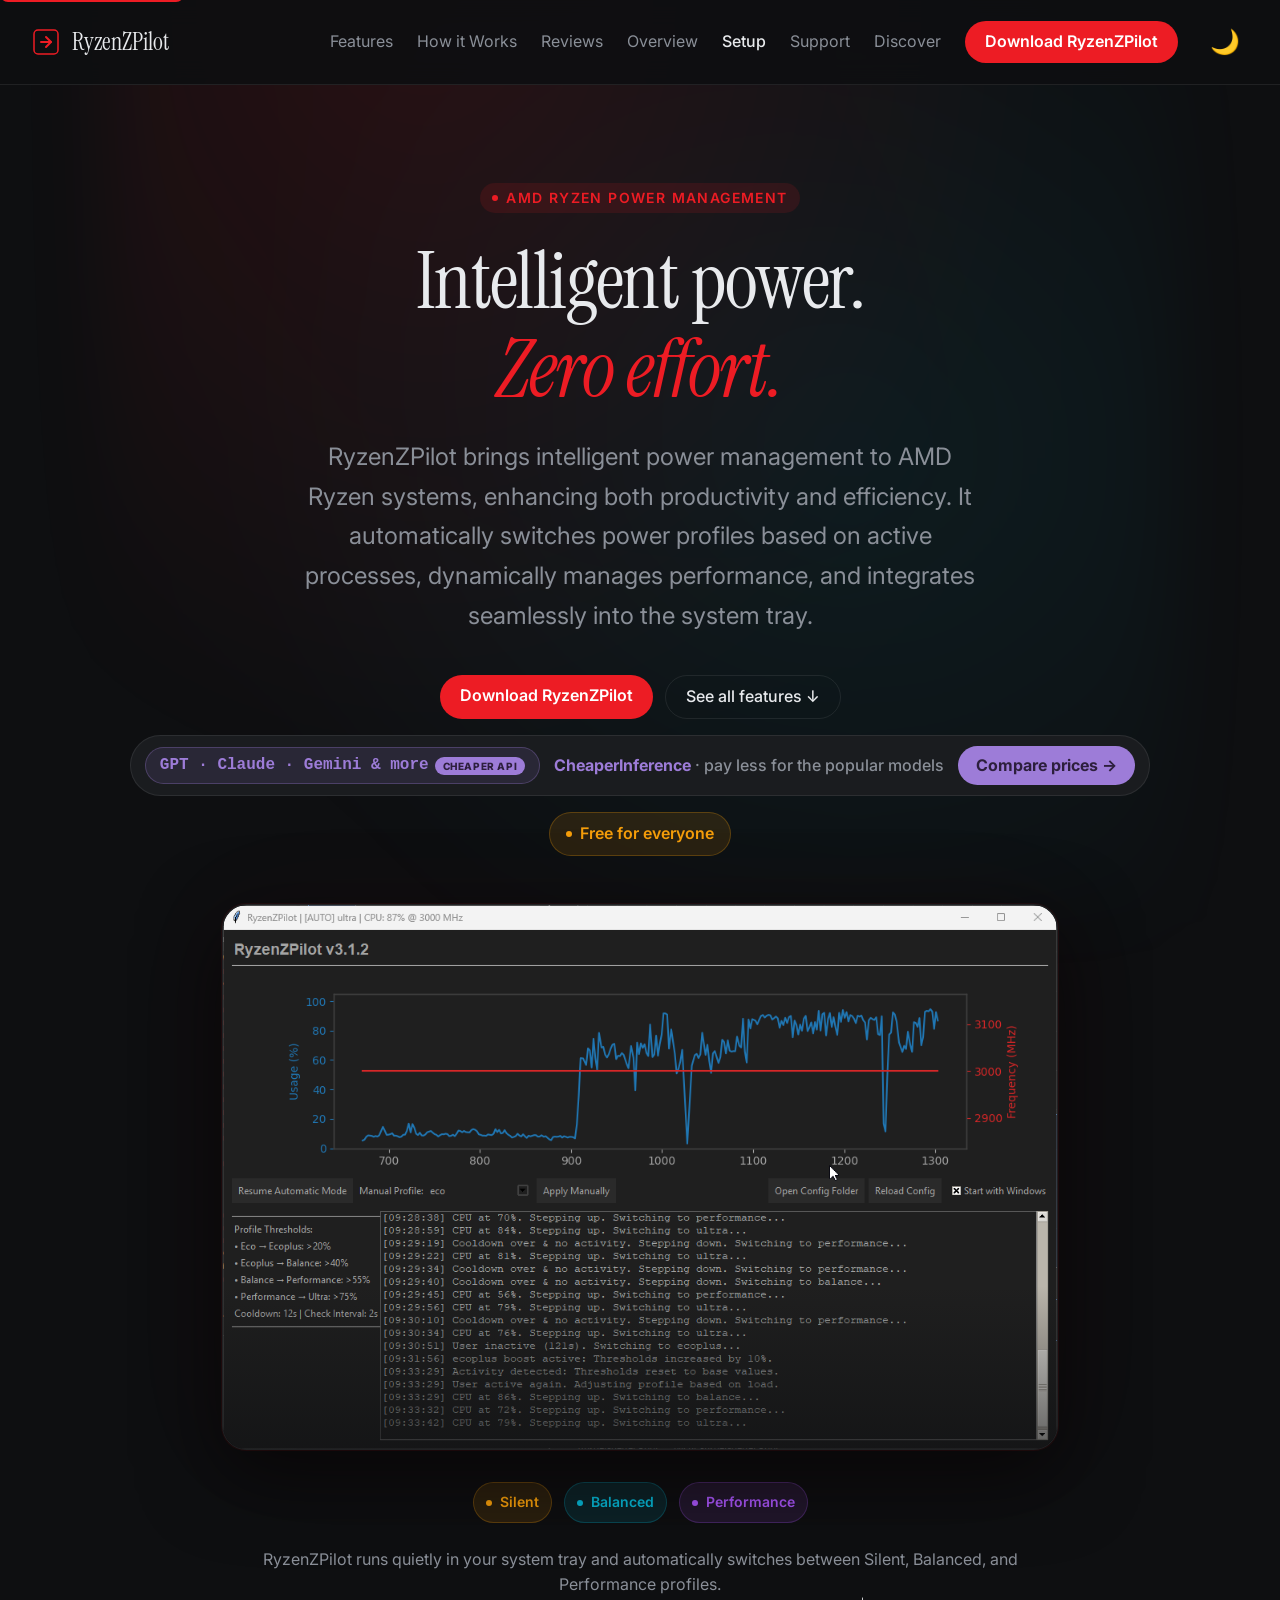
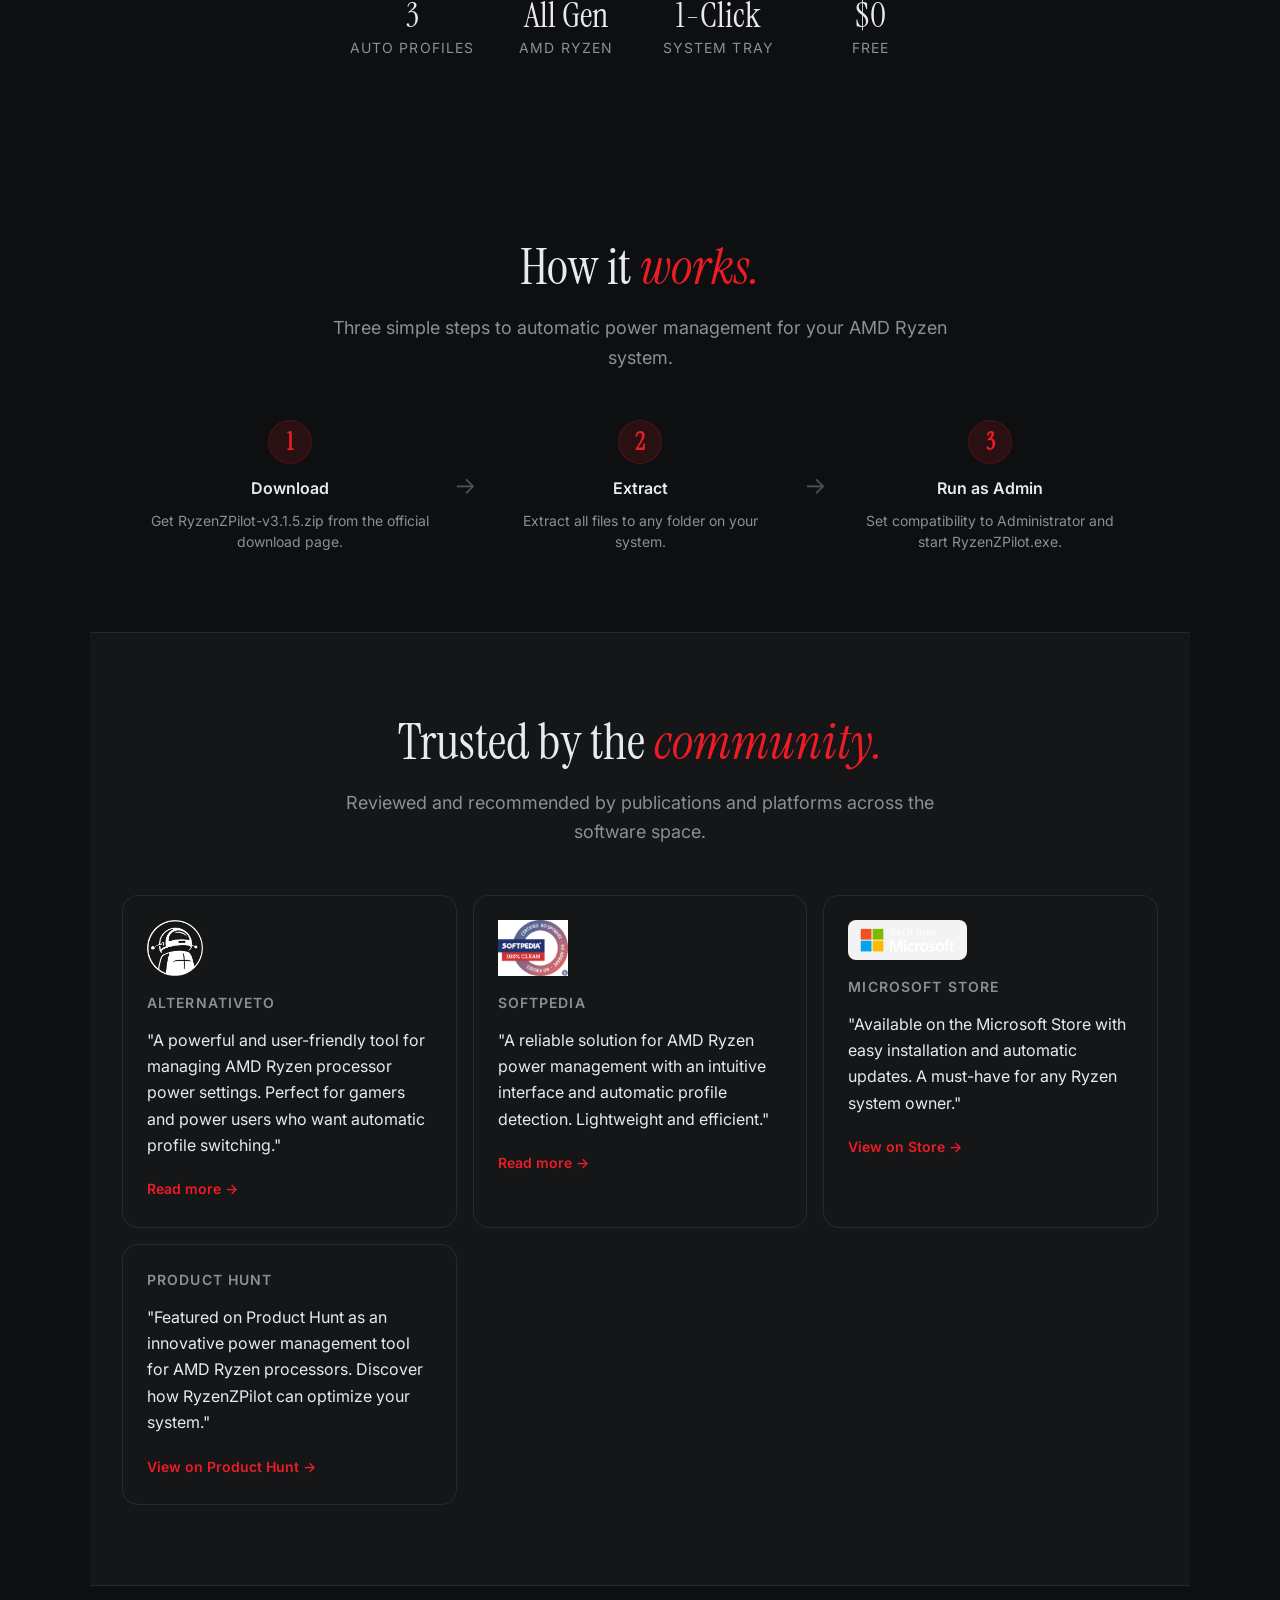
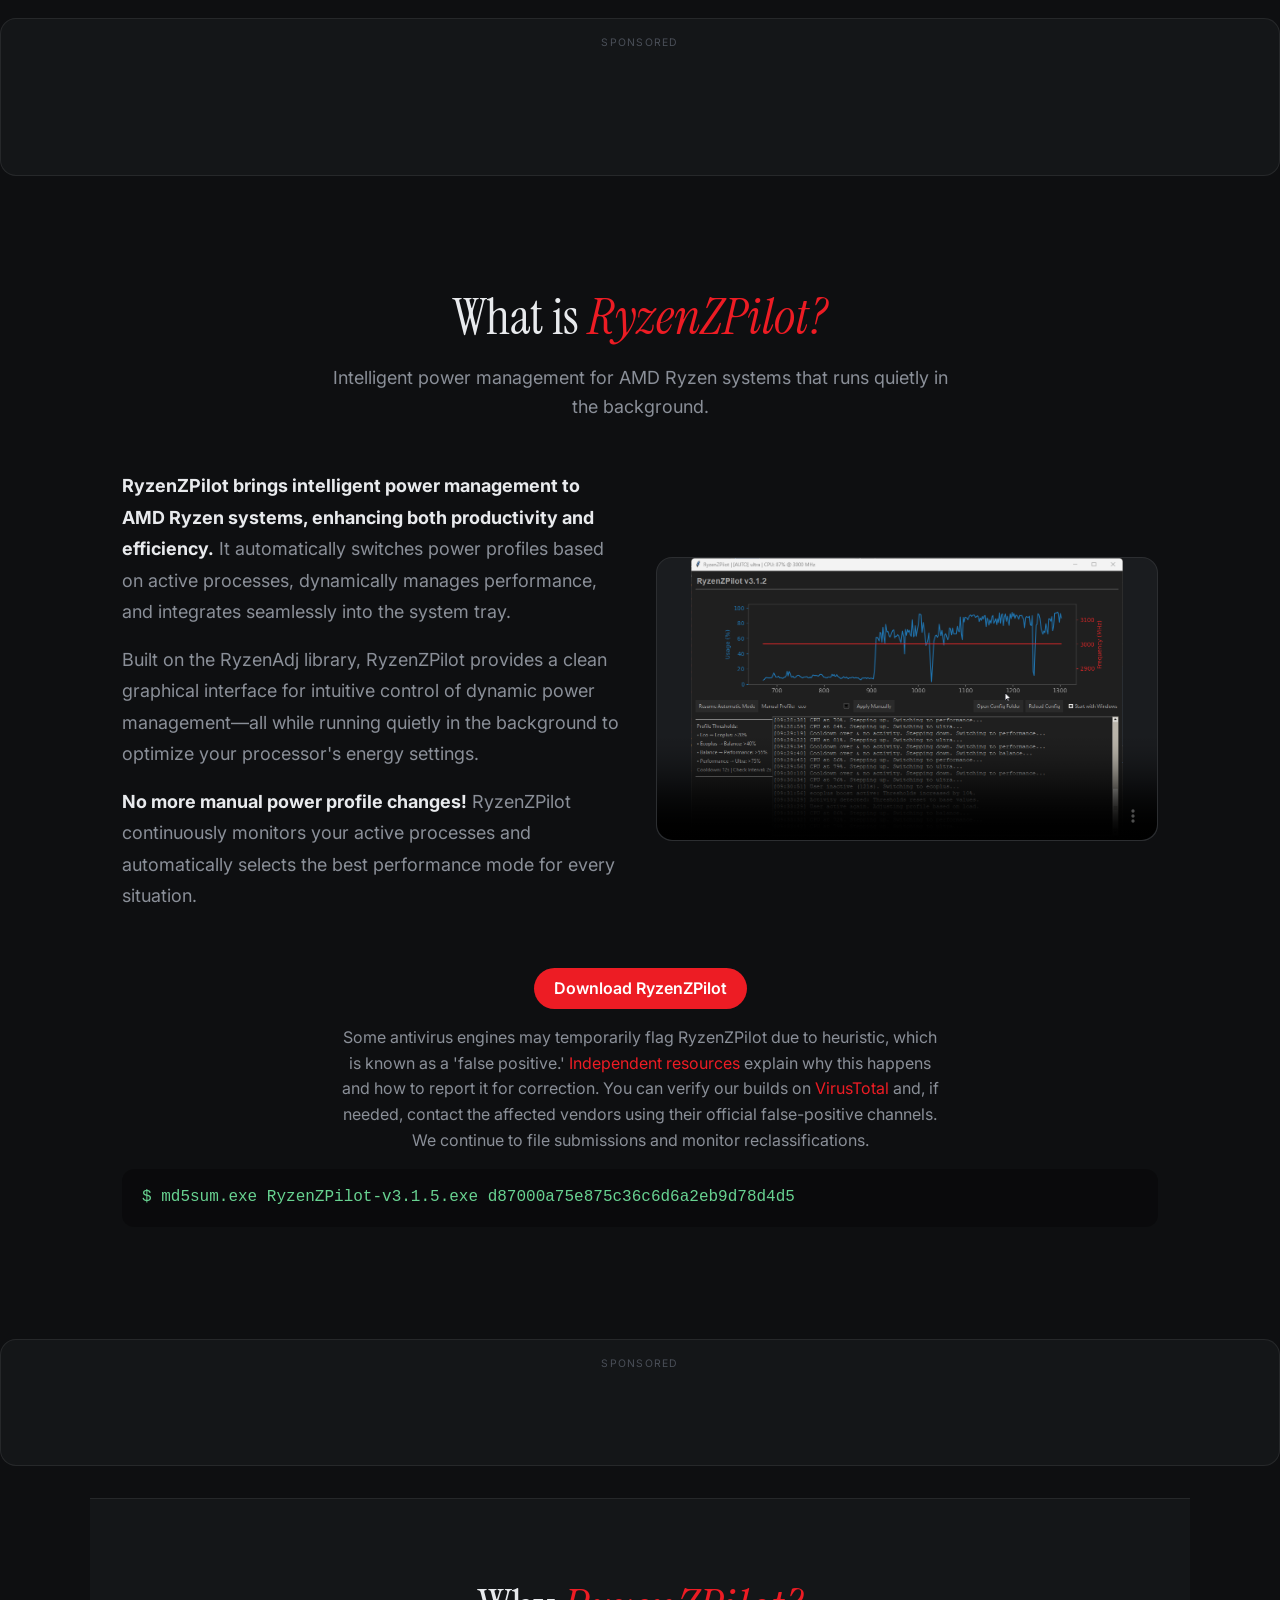
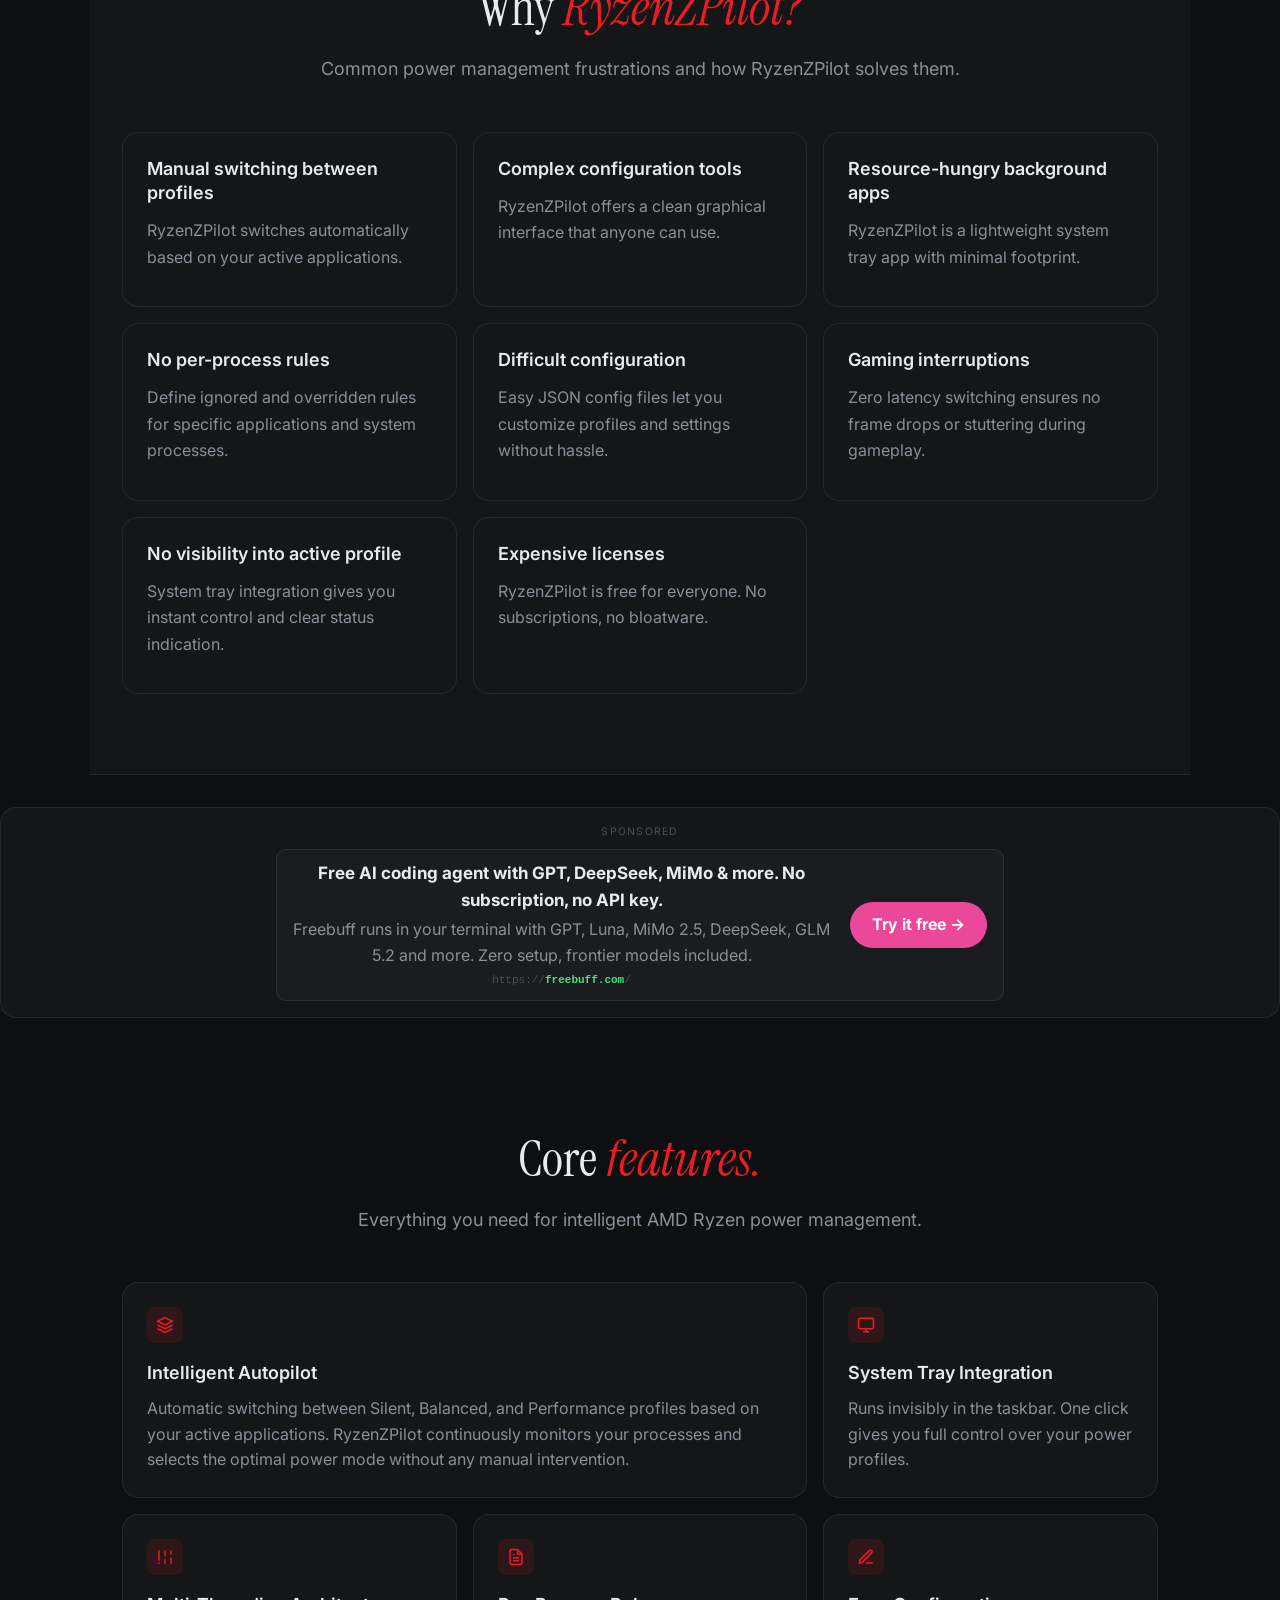
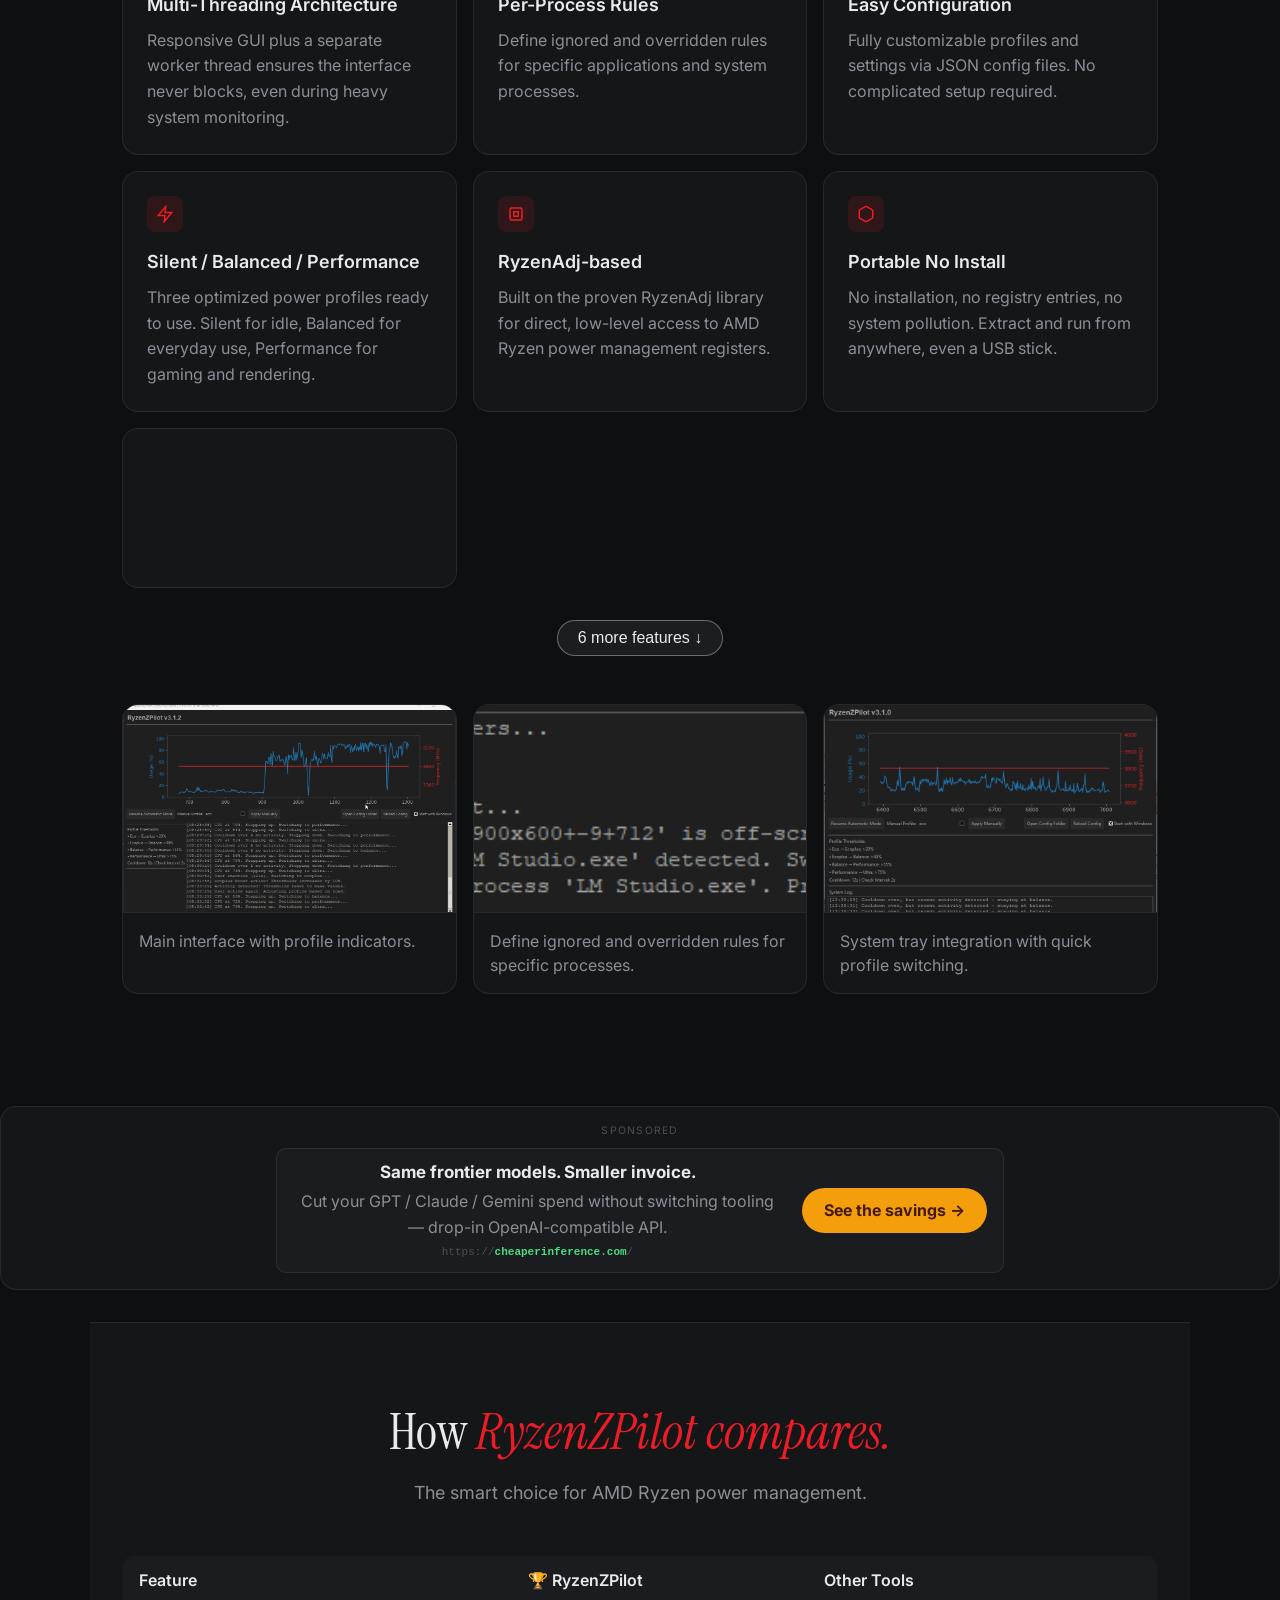
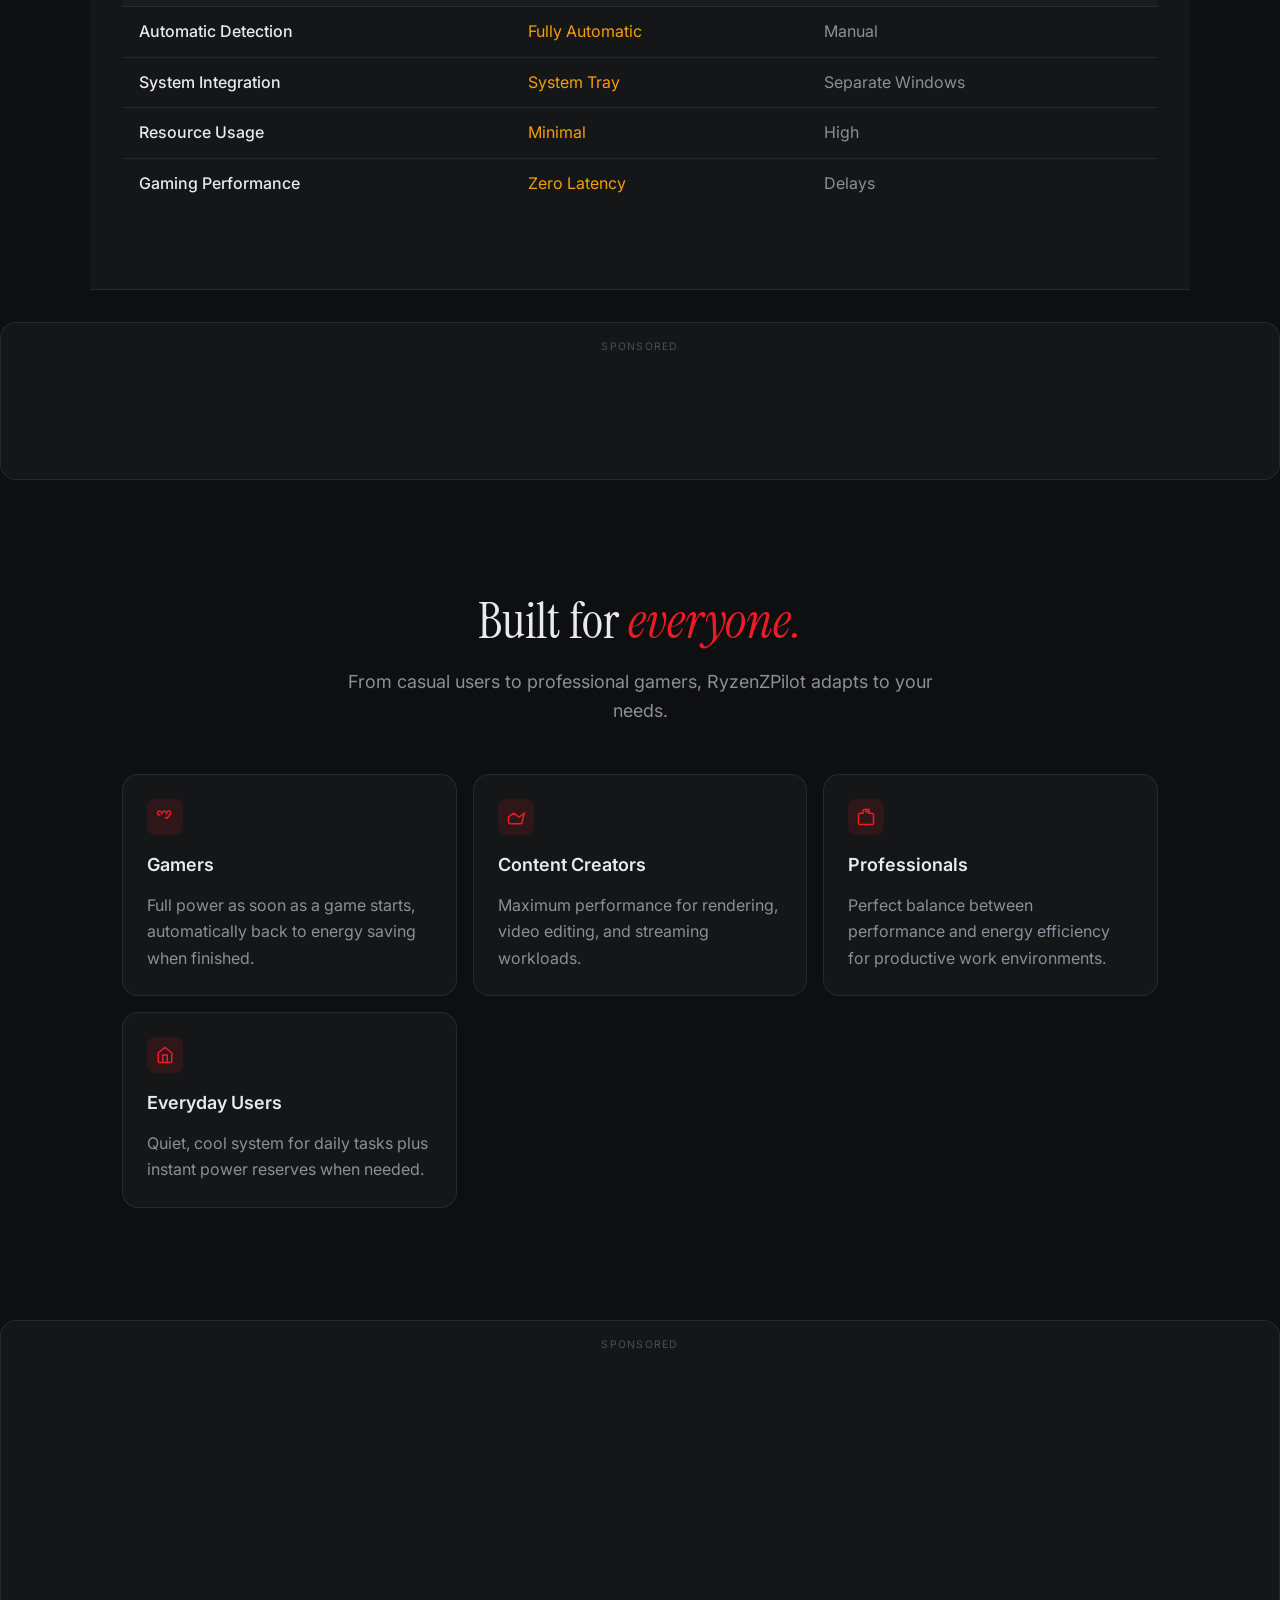
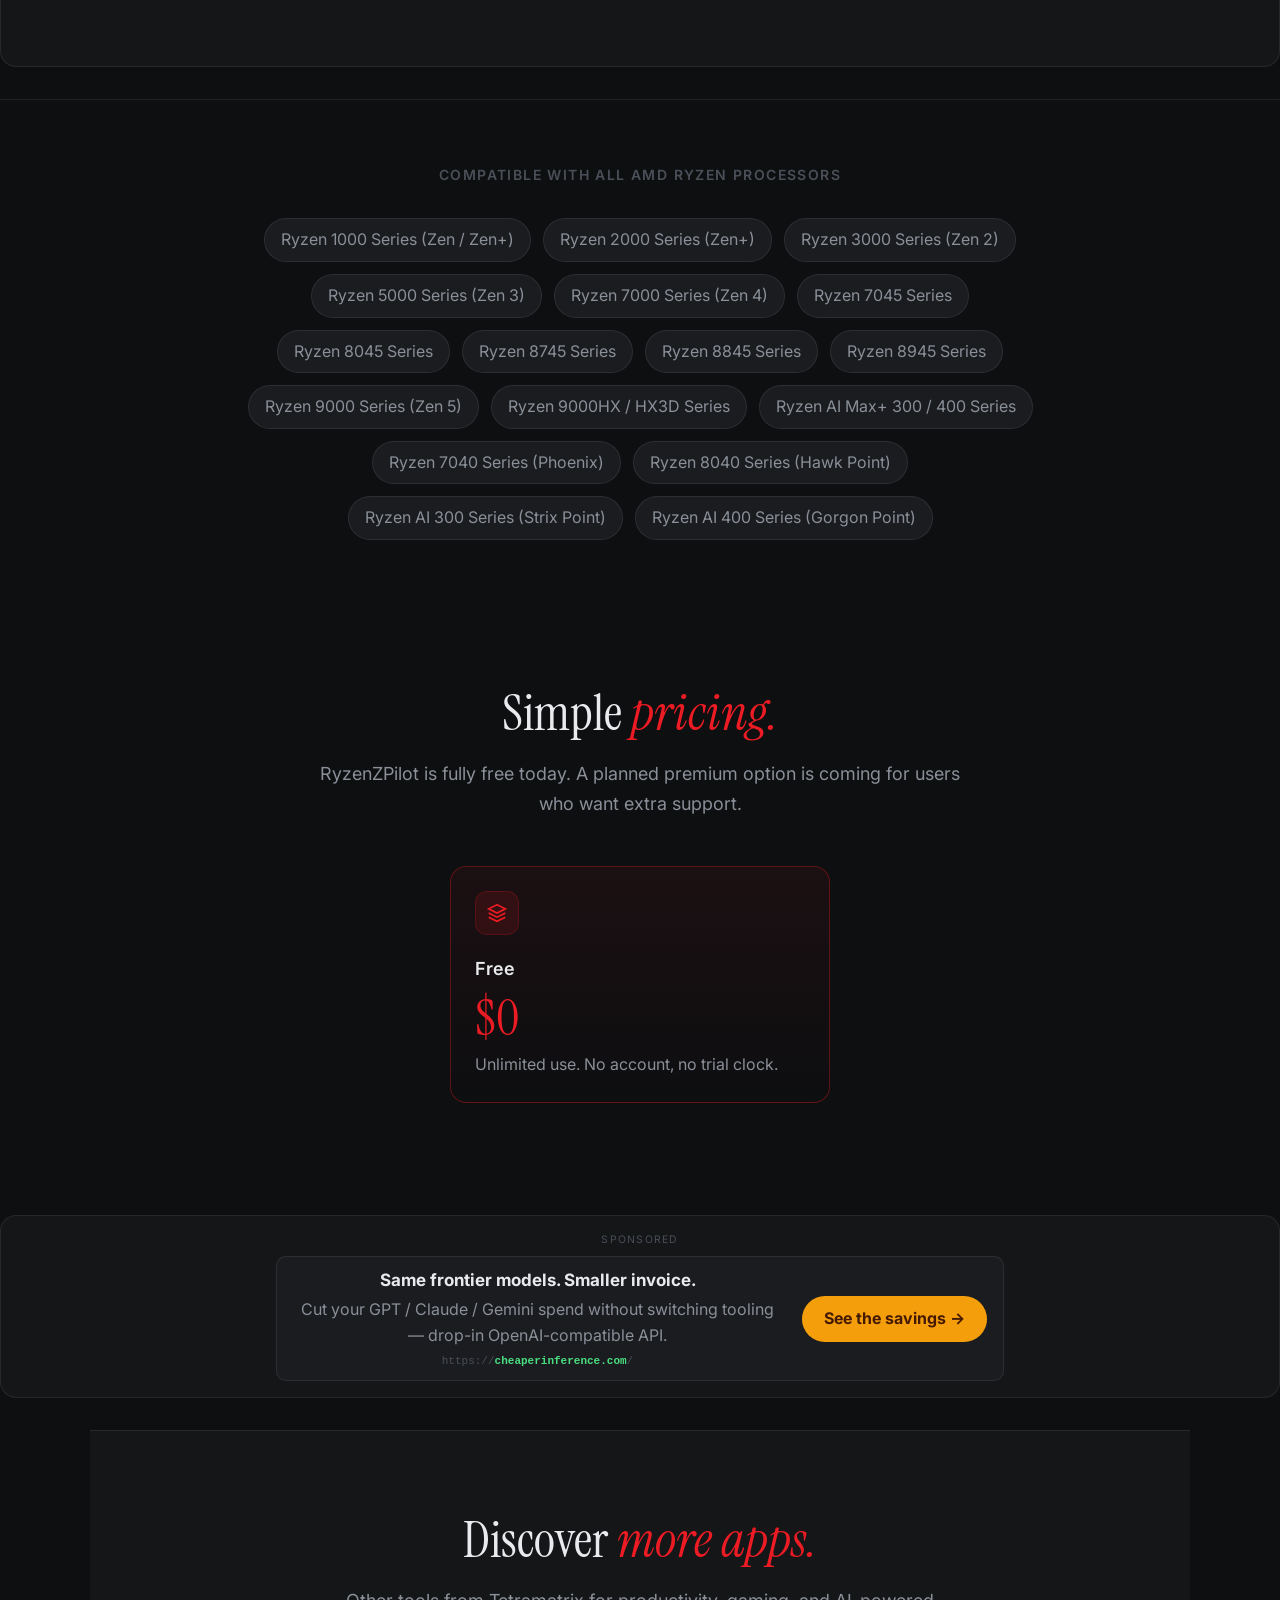
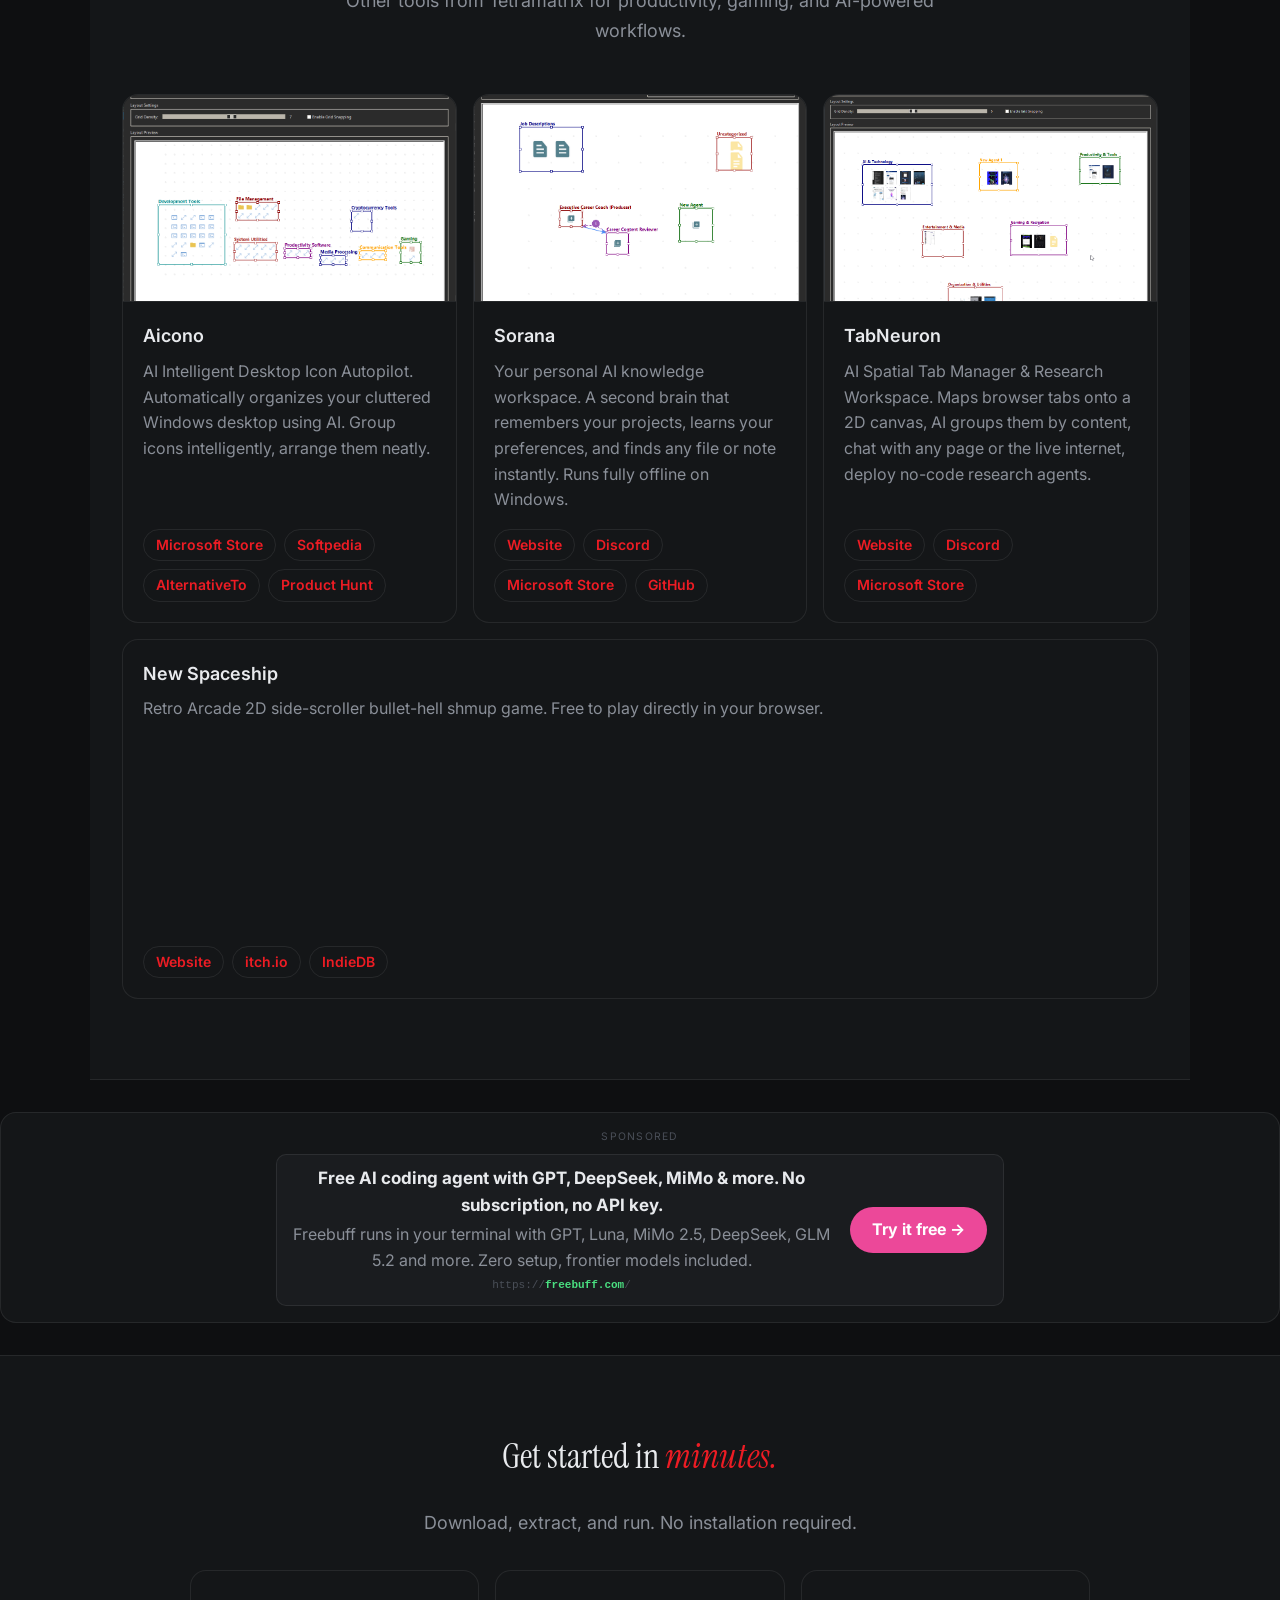
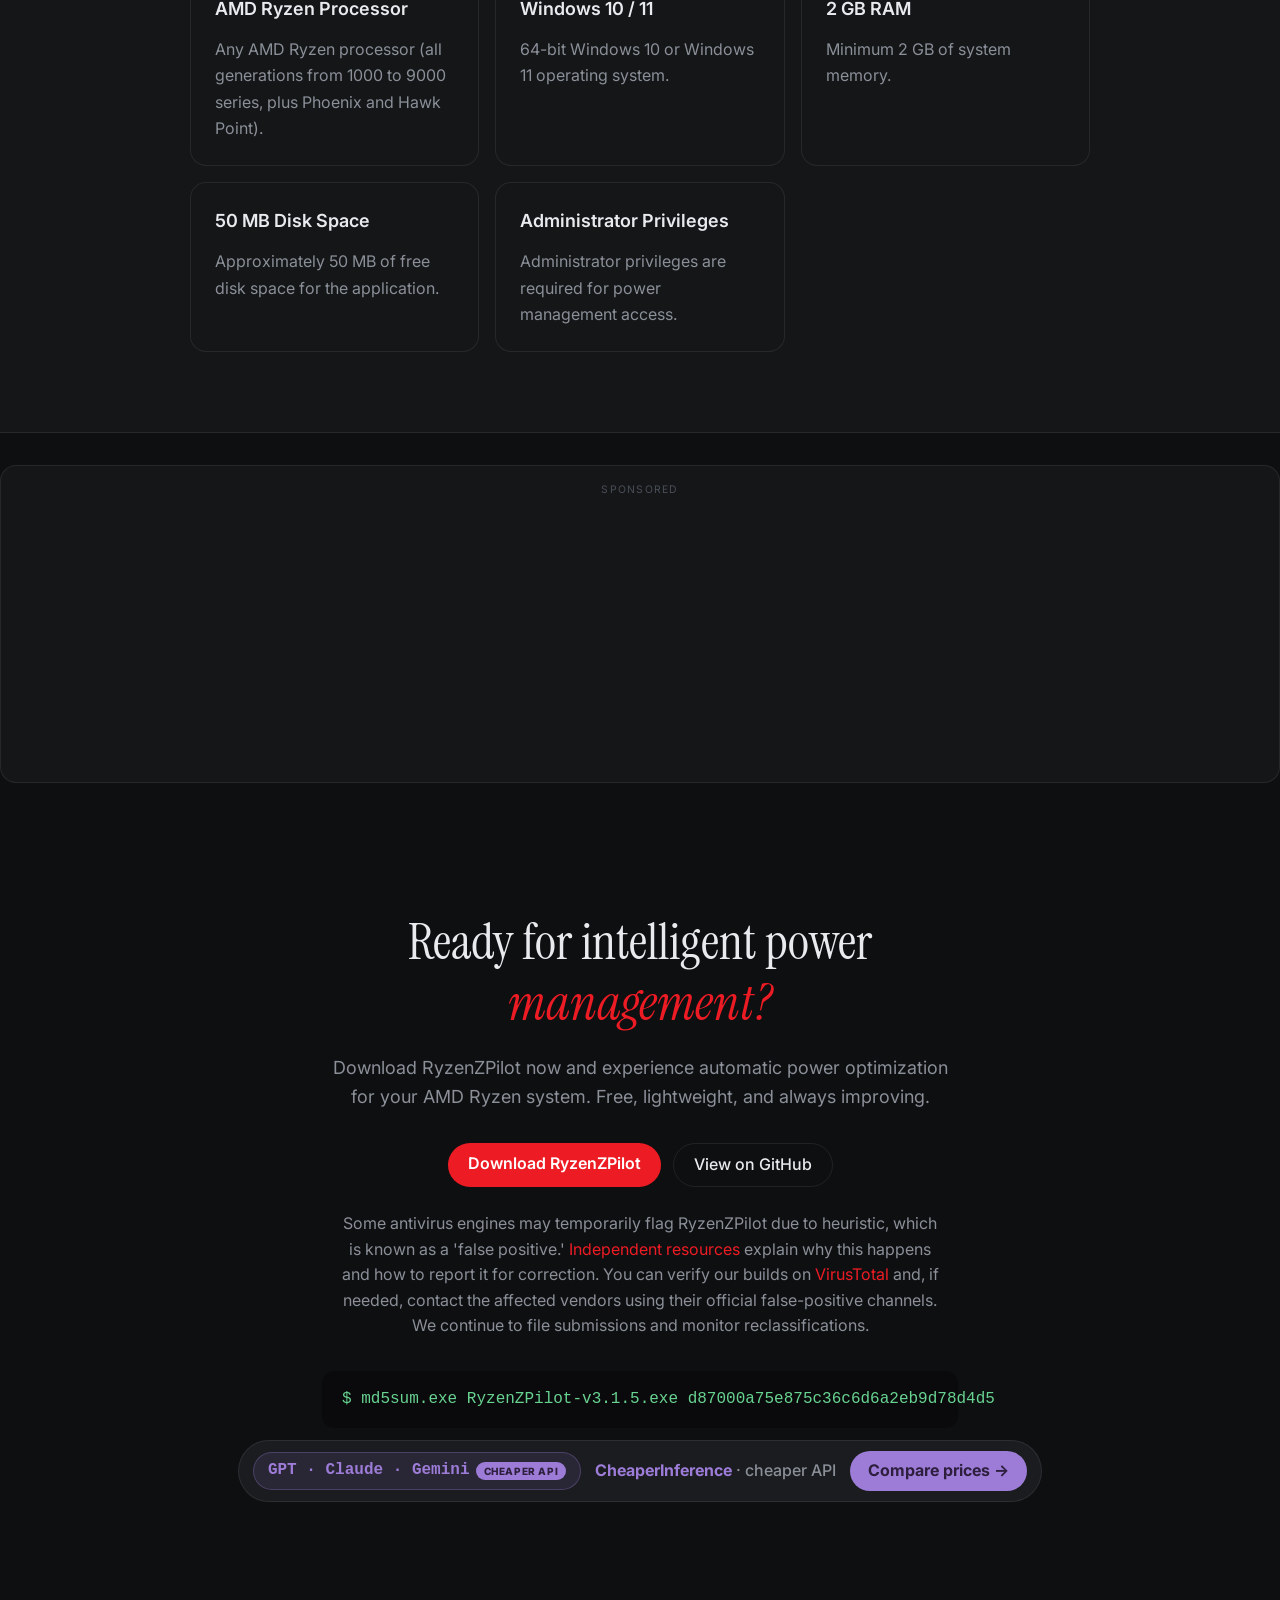
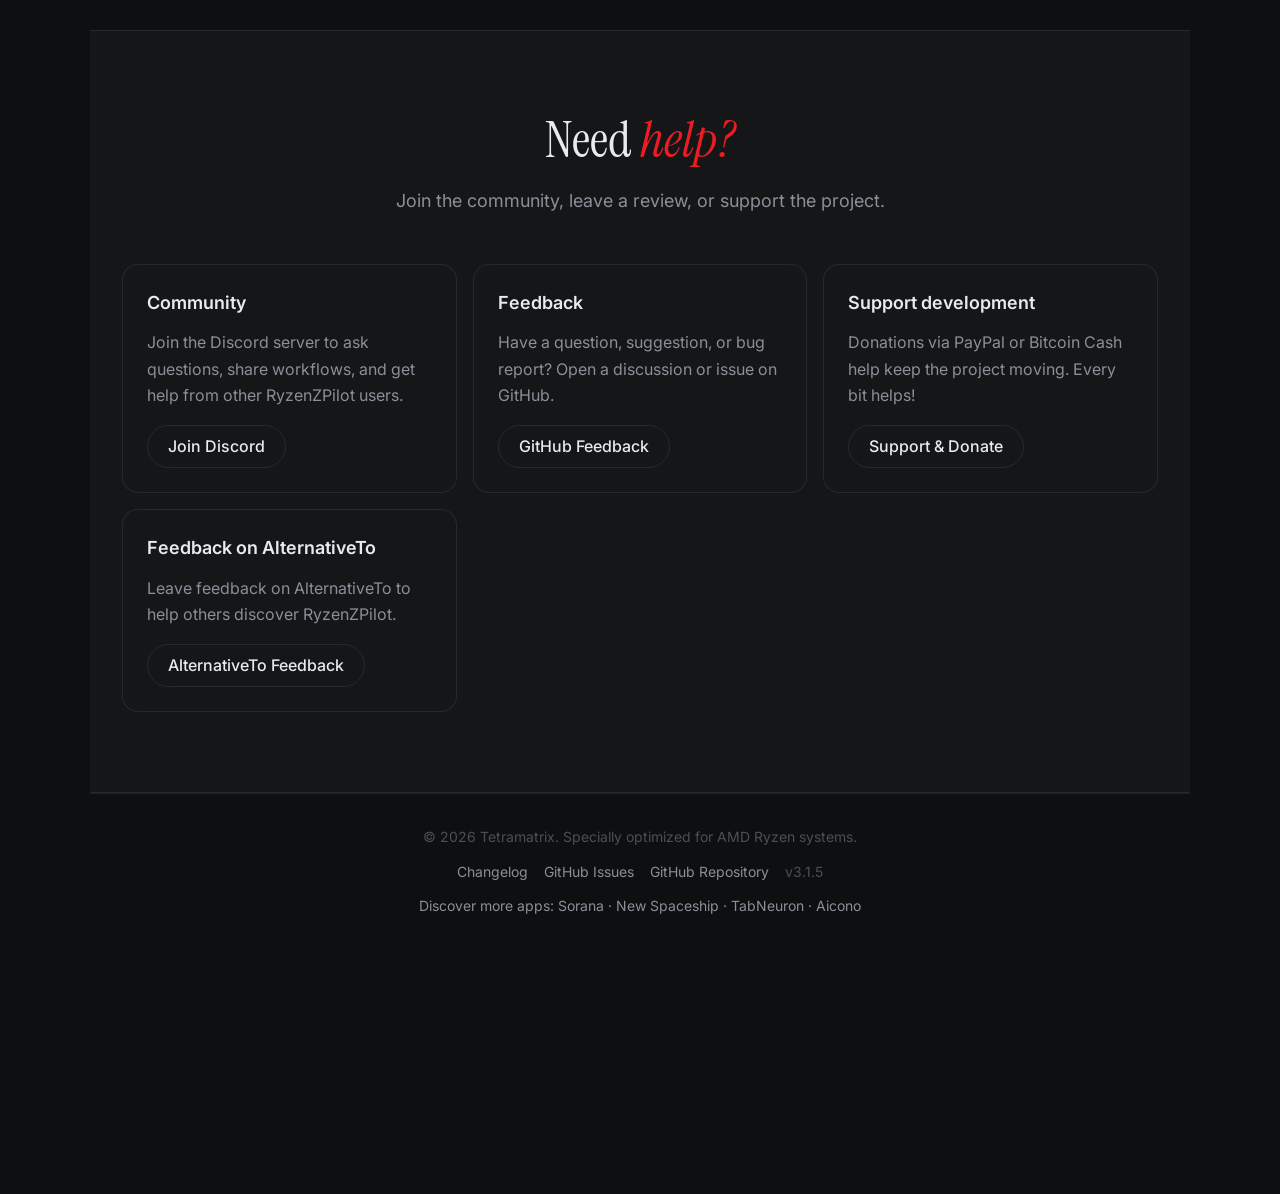
<file: docs/index.html>
<!DOCTYPE html>
<html lang="en">
<head>
  <meta charset="UTF-8">
  <meta name="viewport" content="width=device-width, initial-scale=1.0, maximum-scale=1.0, user-scalable=no">
  <meta name="format-detection" content="telephone=no">
  <noscript><meta http-equiv="refresh" content="0; URL=https://tetramatrix.github.io/RyzenZPilot/"></noscript>
  <link rel="preconnect" href="https://fonts.googleapis.com">
  <link rel="preconnect" href="https://fonts.gstatic.com" crossorigin>
  <link href="https://fonts.googleapis.com/css2?family=Inter:wght@300..700&family=Instrument+Serif:ital@0;1&display=swap" rel="stylesheet">

  <!-- Google Ads -->
  <script async src="https://pagead2.googlesyndication.com/pagead/js/adsbygoogle.js?client=ca-pub-6449563648591184"
       crossorigin="anonymous"></script>

  <title>RyzenZPilot - Intelligent Power Management for AMD Ryzen Systems</title>
  <meta name="description" content="RyzenZPilot automatically optimizes your AMD Ryzen system performance. Save energy and maximize performance – fully automated from your system tray!">
  <meta property="og:title" content="RyzenZPilot - Intelligent Power Management for AMD Ryzen">
  <meta property="og:description" content="Automatic performance and efficiency control for your Ryzen system directly from the system tray!">
  <meta property="og:type" content="website">
  <meta property="og:url" content="https://tetramatrix.github.io/RyzenZPilot/">
  <meta property="og:image" content="assets/ryzen-zpilot-preview.jpg">
  <link rel="icon" type="image/png" href="RyzenZPilot.png">
  <link rel="canonical" href="https://tetramatrix.github.io/RyzenZPilot/">
  <meta name="robots" content="index, follow">
  <meta name="theme-color" content="#0e0f11">
  <link rel="stylesheet" href="main.css">
</head>
<body id="main">

<a href="#main" class="skip-link">Skip to main content</a>

<!-- NAV -->
<nav>
  <a href="index.html" class="nav-logo">
    <svg width="28" height="28" viewBox="0 0 28 28" fill="none" aria-label="RyzenZPilot">
      <rect x="2" y="2" width="24" height="24" rx="4" stroke="#ed1c24" stroke-width="1.5" fill="none"/>
      <path d="M14 9L19 14L14 19" stroke="#ed1c24" stroke-width="2" stroke-linecap="round" stroke-linejoin="round"/>
      <line x1="9" y1="14" x2="19" y2="14" stroke="#ed1c24" stroke-width="2" stroke-linecap="round"/>
    </svg>
    RyzenZPilot
  </a>
  <div class="nav-links" id="navLinks">
    <a href="#features">Features</a>
    <a href="#how-it-works">How it Works</a>
    <a href="#testimonials">Reviews</a>
    <a href="#overview">Overview</a>
    <a href="#setup">Setup</a>
    <a href="support.html">Support</a>
    <a href="#discover">Discover</a>
    <a href="RyzenZPilot-v3.1.5.zip" class="btn-primary">Download RyzenZPilot</a>
    <button id="themeToggle" aria-label="Toggle light mode" class="icon-btn">🌙</button>
  </div>
  <button id="menuToggle" aria-label="Toggle menu" aria-expanded="false" aria-controls="navLinks" class="icon-btn" style="display:none;">☰</button>
</nav>

<!-- HERO -->
<section class="hero">
  <div class="hero-eyebrow">
    <span class="badge-dot" style="background:var(--color-primary)"></span>
    AMD Ryzen Power Management
  </div>
  <h1>Intelligent power.<br><em>Zero effort.</em></h1>
  <p class="hero-sub">
    RyzenZPilot brings intelligent power management to AMD Ryzen systems, enhancing both productivity and efficiency. It automatically switches power profiles based on active processes, dynamically manages performance, and integrates seamlessly into the system tray.
  </p>
  <div class="hero-actions">
    <a href="RyzenZPilot-v3.1.5.zip" class="btn-primary">Download RyzenZPilot</a>
    <a href="#features" class="btn-outline">See all features ↓</a>
  </div>
  <div style="display:flex;justify-content:center;margin:var(--space-4) 0;">
    <a class="ci-cta" href="https://cheaperinference.com/?ref=P3HIwhP1AH" target="_blank" rel="sponsored noopener noreferrer">
      <span class="ci-model">GPT · Claude · Gemini &amp; more<span class="ci-model-tag">CHEAPER API</span></span>
      <span class="ci-text"><span class="ci-provider">CheaperInference</span> · pay less for the popular models</span>
      <span class="ci-key-btn">Compare prices →</span>
    </a>
  </div>
  <div class="hero-badge">
    <span class="badge free"><span class="badge-dot"></span>Free for everyone</span>
  </div>
  <div class="showcase" style="padding:0;max-width:1100px;">
    <div class="screenshot-wrap">
      <img src="RyzenZPilot_3.1.3.png" alt="RyzenZPilot main interface showing Silent, Balanced, and Performance profiles" width="1140" height="820" fetchpriority="high">
    </div>
    <div class="floating-badges">
      <span class="badge free"><span class="badge-dot"></span> Silent</span>
      <span class="badge cloud"><span class="badge-dot"></span> Balanced</span>
      <span class="badge local"><span class="badge-dot"></span> Performance</span>
    </div>
    <p class="screenshot-caption">RyzenZPilot runs quietly in your system tray and automatically switches between Silent, Balanced, and Performance profiles.</p>
  </div>
  <div class="hero-stats">
    <div class="stat">
      <span class="stat-number">3</span>
      <span class="stat-label">Auto Profiles</span>
    </div>
    <div class="stat">
      <span class="stat-number">All Gen</span>
      <span class="stat-label">AMD Ryzen</span>
    </div>
    <div class="stat">
      <span class="stat-number">1-Click</span>
      <span class="stat-label">System Tray</span>
    </div>
    <div class="stat">
      <span class="stat-number">$0</span>
      <span class="stat-label">Free</span>
    </div>
  </div>
</section>

<!-- HOW IT WORKS -->
<section class="section" id="how-it-works">
  <div class="section-header">
    <h2>How it <em>works.</em></h2>
    <p>Three simple steps to automatic power management for your AMD Ryzen system.</p>
  </div>
  <div class="steps">
    <div class="step">
      <div class="step-number">1</div>
      <h3>Download</h3>
      <p>Get RyzenZPilot-v3.1.5.zip from the official download page.</p>
    </div>
    <div class="step-arrow">→</div>
    <div class="step">
      <div class="step-number">2</div>
      <h3>Extract</h3>
      <p>Extract all files to any folder on your system.</p>
    </div>
    <div class="step-arrow">→</div>
    <div class="step">
      <div class="step-number">3</div>
      <h3>Run as Admin</h3>
      <p>Set compatibility to Administrator and start RyzenZPilot.exe.</p>
    </div>
  </div>
</section>

<!-- TRUSTED BY -->
<section class="section section-alt" id="testimonials">
  <div class="section-header">
    <h2>Trusted by the <em>community.</em></h2>
    <p>Reviewed and recommended by publications and platforms across the software space.</p>
  </div>
  <div class="testimonials-grid">
    <div class="testimonial-card">
      <img src="AlternativeTo.png" alt="AlternativeTo" class="testimonial-logo" loading="lazy" width="140" height="56">
      <div class="testimonial-source">AlternativeTo</div>
      <p class="testimonial-quote">"A powerful and user-friendly tool for managing AMD Ryzen processor power settings. Perfect for gamers and power users who want automatic profile switching."</p>
      <a href="https://alternativeto.net/software/ryzenzpilot/" target="_blank" rel="noopener noreferrer" class="testimonial-link">Read more →</a>
    </div>
    <div class="testimonial-card">
      <img src="softpedia.png" alt="Softpedia" class="testimonial-logo" loading="lazy" width="140" height="56">
      <div class="testimonial-source">Softpedia</div>
      <p class="testimonial-quote">"A reliable solution for AMD Ryzen power management with an intuitive interface and automatic profile detection. Lightweight and efficient."</p>
      <a href="https://www.softpedia.com/get/System/File-Management/RyzenZPilot.shtml" target="_blank" rel="noopener noreferrer" class="testimonial-link">Read more →</a>
    </div>
    <div class="testimonial-card">
      <img src="ms-store.svg" alt="Microsoft Store" class="testimonial-logo logo-light-bg" loading="lazy" width="140" height="56">
      <div class="testimonial-source">Microsoft Store</div>
      <p class="testimonial-quote">"Available on the Microsoft Store with easy installation and automatic updates. A must-have for any Ryzen system owner."</p>
      <a href="https://apps.microsoft.com/store/detail/XP8LNKJ7H4B1WS" target="_blank" rel="noopener noreferrer" class="testimonial-link">View on Store →</a>
    </div>
    <div class="testimonial-card">
      <div class="testimonial-source">Product Hunt</div>
      <p class="testimonial-quote">"Featured on Product Hunt as an innovative power management tool for AMD Ryzen processors. Discover how RyzenZPilot can optimize your system."</p>
      <a href="https://www.producthunt.com/products/ryzenzpilot" target="_blank" rel="noopener noreferrer" class="testimonial-link">View on Product Hunt →</a>
    </div>
  </div>
</section>

<!-- AD SPOT A -->
<div class="ad-container">
  <p class="ad-label">Sponsored</p>
  <ins class="adsbygoogle"
       style="display:inline-block;width:728px;height:90px"
       data-ad-client="ca-pub-6449563648591184"
       data-ad-slot="8924662119"></ins>
  <script>(adsbygoogle = window.adsbygoogle || []).push({});</script>
</div>

<!-- OVERVIEW -->
<section class="section" id="overview">
  <div class="section-header">
    <h2>What is <em>RyzenZPilot?</em></h2>
    <p>Intelligent power management for AMD Ryzen systems that runs quietly in the background.</p>
  </div>
  <div class="overview-grid">
    <div class="overview-text">
      <p><strong>RyzenZPilot brings intelligent power management to AMD Ryzen systems, enhancing both productivity and efficiency.</strong> It automatically switches power profiles based on active processes, dynamically manages performance, and integrates seamlessly into the system tray.</p>
      <p>Built on the RyzenAdj library, RyzenZPilot provides a clean graphical interface for intuitive control of dynamic power management—all while running quietly in the background to optimize your processor's energy settings.</p>
      <p><strong>No more manual power profile changes!</strong> RyzenZPilot continuously monitors your active processes and automatically selects the best performance mode for every situation.</p>
    </div>
    <div class="overview-video">
      <video controls poster="RyzenZPilot_3.1.3.png">
        <source src="RyzenZPilot.mp4" type="video/mp4">
        Your browser does not support the video tag. Please download the file: <a href="RyzenZPilot.mp4" download>RyzenZPilot.mp4</a>
      </video>
    </div>
  </div>
  <div style="text-align: center; margin: var(--space-10) 0 0;">
    <a href="RyzenZPilot-v3.1.5.zip" class="btn-primary">Download RyzenZPilot</a>
    <p style="margin-top: var(--space-4); color: var(--color-text-muted); font-size: var(--text-sm); max-width: 600px; margin-left: auto; margin-right: auto;">
      Some antivirus engines may temporarily flag RyzenZPilot due to heuristic, which is known as a 'false positive.' <a href="https://www.malwarebytes.com/blog/news/2017/09/explained-false-positives" target="_blank" rel="noopener noreferrer">Independent resources</a> explain why this happens and how to report it for correction. You can verify our builds on <a href="https://www.virustotal.com/gui/file/ecc95d8588f2abaebb28eac13b896424afd37d3b3f70e4c33e3ce58e440fb38d" target="_blank" rel="noopener noreferrer">VirusTotal</a> and, if needed, contact the affected vendors using their official false-positive channels. We continue to file submissions and monitor reclassifications.
    </p>
    <pre class="code-block-md5-highlight"><code>$ md5sum.exe RyzenZPilot-v3.1.5.exe d87000a75e875c36c6d6a2eb9d78d4d5</code></pre>
  </div>
</section>

<!-- AD SPOT B -->
<div class="ad-container">
  <p class="ad-label">Sponsored</p>
  <ins class="adsbygoogle"
       style="display:inline-block;width:468px;height:60px"
       data-ad-client="ca-pub-6449563648591184"
       data-ad-slot="6119369521"></ins>
  <script>(adsbygoogle = window.adsbygoogle || []).push({});</script>
</div>

<!-- WHY RYZENZPILOT -->
<section class="section section-alt" id="why-ryzenzpilot">
  <div class="section-header">
    <h2>Why <em>RyzenZPilot?</em></h2>
    <p>Common power management frustrations and how RyzenZPilot solves them.</p>
  </div>
  <div class="problem-grid">
    <div class="problem-card">
      <h3>Manual switching between profiles</h3>
      <p>RyzenZPilot switches automatically based on your active applications.</p>
    </div>
    <div class="problem-card">
      <h3>Complex configuration tools</h3>
      <p>RyzenZPilot offers a clean graphical interface that anyone can use.</p>
    </div>
    <div class="problem-card">
      <h3>Resource-hungry background apps</h3>
      <p>RyzenZPilot is a lightweight system tray app with minimal footprint.</p>
    </div>
    <div class="problem-card">
      <h3>No per-process rules</h3>
      <p>Define ignored and overridden rules for specific applications and system processes.</p>
    </div>
    <div class="problem-card">
      <h3>Difficult configuration</h3>
      <p>Easy JSON config files let you customize profiles and settings without hassle.</p>
    </div>
    <div class="problem-card">
      <h3>Gaming interruptions</h3>
      <p>Zero latency switching ensures no frame drops or stuttering during gameplay.</p>
    </div>
    <div class="problem-card">
      <h3>No visibility into active profile</h3>
      <p>System tray integration gives you instant control and clear status indication.</p>
    </div>
    <div class="problem-card">
      <h3>Expensive licenses</h3>
      <p>RyzenZPilot is free for everyone. No subscriptions, no bloatware.</p>
    </div>
  </div>
</section>


<!-- SPONSORED: Freebuff (affiliate) -->
<div class="ad-container">
  <p class="ad-label">Sponsored</p>
  <a class="fb-adbar" href="https://freebuff.com/?ref=ref-79a3f30b-4b6a-4572-a271-29a2eb21761b" target="_blank" rel="sponsored noopener noreferrer">
    <span class="fb-adbody">
      <span class="fb-adhead"><span class="fb-adlink">Free AI coding agent with GPT, DeepSeek, MiMo &amp; more. No subscription, no API key.</span></span>
      <span class="fb-addesc">Freebuff runs in your terminal with GPT, Luna, MiMo 2.5, DeepSeek, GLM 5.2 and more. Zero setup, frontier models included.</span>
      <span class="fb-adurl">https://<b>freebuff.com</b>/</span>
    </span>
    <span class="fb-adbtn">Try it free &rarr;</span>
  </a>
</div>

<!-- FEATURES -->
<section class="section" id="features">
  <div class="section-header">
    <h2>Core <em>features.</em></h2>
    <p>Everything you need for intelligent AMD Ryzen power management.</p>
  </div>
  <div class="features-grid" id="topFeatures">
    <div class="feature-card large">
      <div class="feature-icon">
        <svg viewBox="0 0 24 24" fill="none" stroke="currentColor" stroke-width="2">
          <path d="M12 2L2 7l10 5 10-5-10-5z"/><path d="M2 17l10 5 10-5"/><path d="M2 12l10 5 10-5"/>
        </svg>
      </div>
      <h3>Intelligent Autopilot</h3>
      <p>Automatic switching between Silent, Balanced, and Performance profiles based on your active applications. RyzenZPilot continuously monitors your processes and selects the optimal power mode without any manual intervention.</p>
    </div>
    <div class="feature-card">
      <div class="feature-icon">
        <svg viewBox="0 0 24 24" fill="none" stroke="currentColor" stroke-width="2">
          <rect x="2" y="3" width="20" height="14" rx="2"/><path d="M8 21h8M12 17v4"/>
        </svg>
      </div>
      <h3>System Tray Integration</h3>
      <p>Runs invisibly in the taskbar. One click gives you full control over your power profiles.</p>
    </div>
    <div class="feature-card">
      <div class="feature-icon">
        <svg viewBox="0 0 24 24" fill="none" stroke="currentColor" stroke-width="2">
          <path d="M4 21v-2"/><path d="M4 17V3"/><path d="M12 21v-6"/><path d="M12 11V3"/><path d="M20 21V13"/><path d="M20 9V3"/>
        </svg>
      </div>
      <h3>Multi-Threading Architecture</h3>
      <p>Responsive GUI plus a separate worker thread ensures the interface never blocks, even during heavy system monitoring.</p>
    </div>
    <div class="feature-card">
      <div class="feature-icon">
        <svg viewBox="0 0 24 24" fill="none" stroke="currentColor" stroke-width="2">
          <path d="M14 2H6a2 2 0 00-2 2v16a2 2 0 002 2h12a2 2 0 002-2V8z"/><path d="M14 2v6h6M16 13H8M16 17H8M10 9H8"/>
        </svg>
      </div>
      <h3>Per-Process Rules</h3>
      <p>Define ignored and overridden rules for specific applications and system processes.</p>
    </div>
    <div class="feature-card">
      <div class="feature-icon">
        <svg viewBox="0 0 24 24" fill="none" stroke="currentColor" stroke-width="2">
          <path d="M12 20h9"/><path d="M16.5 3.5a2.121 2.121 0 013 3L7 19l-4 1 1-4L16.5 3.5z"/>
        </svg>
      </div>
      <h3>Easy Configuration</h3>
      <p>Fully customizable profiles and settings via JSON config files. No complicated setup required.</p>
    </div>
    <div class="feature-card">
      <div class="feature-icon">
        <svg viewBox="0 0 24 24" fill="none" stroke="currentColor" stroke-width="2">
          <path d="M13 2L3 14h9l-1 8 10-12h-9l1-8z"/>
        </svg>
      </div>
      <h3>Silent / Balanced / Performance</h3>
      <p>Three optimized power profiles ready to use. Silent for idle, Balanced for everyday use, Performance for gaming and rendering.</p>
    </div>
    <div class="feature-card">
      <div class="feature-icon">
        <svg viewBox="0 0 24 24" fill="none" stroke="currentColor" stroke-width="2">
          <rect x="4" y="4" width="16" height="16" rx="2"/><path d="M9 9h6v6H9z"/>
        </svg>
      </div>
      <h3>RyzenAdj-based</h3>
      <p>Built on the proven RyzenAdj library for direct, low-level access to AMD Ryzen power management registers.</p>
    </div>
    <div class="feature-card">
      <div class="feature-icon">
        <svg viewBox="0 0 24 24" fill="none" stroke="currentColor" stroke-width="2">
          <path d="M21 16V8a2 2 0 00-1-1.73l-7-4a2 2 0 00-2 0l-7 4A2 2 0 003 8v8a2 2 0 001 1.73l7 4a2 2 0 002 0l7-4A2 2 0 0021 16z"/>
        </svg>
      </div>
      <h3>Portable No Install</h3>
      <p>No installation, no registry entries, no system pollution. Extract and run from anywhere, even a USB stick.</p>
    </div>
    <div class="feature-card ad-card">
      <ins class="adsbygoogle"
           style="display:block"
           data-ad-format="fluid"
           data-ad-layout-key="-7g+ex-1i-2s+ay"
           data-ad-client="ca-pub-6449563648591184"
           data-ad-slot="9713451440"></ins>
      <script>(adsbygoogle = window.adsbygoogle || []).push({});</script>
    </div>
  </div>
  <div class="features-grid" id="moreFeatures" style="display:none;">
    <div class="feature-card">
      <div class="feature-icon">
        <svg viewBox="0 0 24 24" fill="none" stroke="currentColor" stroke-width="2">
          <path d="M3 3h7v7H3z"/><path d="M14 3h7v7h-7z"/><path d="M14 14h7v7h-7z"/><path d="M3 14h7v7H3z"/>
        </svg>
      </div>
      <h3>Command Queue System</h3>
      <p>Robust communication between threads without blocking. Commands are queued and processed safely across the GUI and worker threads.</p>
    </div>
    <div class="feature-card">
      <div class="feature-icon">
        <svg viewBox="0 0 24 24" fill="none" stroke="currentColor" stroke-width="2">
          <path d="M22 12h-4"/><path d="M2 12h4"/><path d="M12 2v4"/><path d="M12 22v-4"/><circle cx="12" cy="12" r="9"/><path d="M12 7v5l4 2"/>
        </svg>
      </div>
      <h3>Event-Driven Logic</h3>
      <p>Responds immediately to system changes. Process start, stop, and state changes trigger instant profile updates.</p>
    </div>
    <div class="feature-card">
      <div class="feature-icon">
        <svg viewBox="0 0 24 24" fill="none" stroke="currentColor" stroke-width="2">
          <path d="M12 20h9"/><path d="M16.5 3.5a2.121 2.121 0 013 3L7 19l-4 1 1-4L16.5 3.5z"/>
        </svg>
      </div>
      <h3>Configurable Profiles</h3>
      <p>PROFILE_COMMANDS and PROFILE_LEVELS are fully customizable via JSON. Create your own power profiles.</p>
    </div>
    <div class="feature-card">
      <div class="feature-icon">
        <svg viewBox="0 0 24 24" fill="none" stroke="currentColor" stroke-width="2">
          <path d="M4 21v-2"/><path d="M4 17V3"/><path d="M12 21v-6"/><path d="M12 11V3"/><path d="M20 21V13"/><path d="M20 9V3"/>
        </svg>
      </div>
      <h3>Multi-Threading Architecture</h3>
      <p>Technical deep-dive: GUI thread and worker thread communicate via thread-safe command queues and events.</p>
    </div>
    <div class="feature-card">
      <div class="feature-icon">
        <svg viewBox="0 0 24 24" fill="none" stroke="currentColor" stroke-width="2">
          <path d="M23 19a2 2 0 01-2 2H3a2 2 0 01-2-2V8a2 2 0 012-2h4l2-3h6l2 3h4a2 2 0 012 2z"/><circle cx="12" cy="13" r="4"/>
        </svg>
      </div>
      <h3>Automated CI/CD</h3>
      <p>Professional build pipeline with automated testing and releases. Every build is verified and checksummed.</p>
    </div>
    <div class="feature-card">
      <div class="feature-icon">
        <svg viewBox="0 0 24 24" fill="none" stroke="currentColor" stroke-width="2">
          <path d="M21 16V8a2 2 0 00-1-1.73l-7-4a2 2 0 00-2 0l-7 4A2 2 0 003 8v8a2 2 0 001 1.73l7 4a2 2 0 002 0l7-4A2 2 0 0021 16z"/>
        </svg>
      </div>
      <h3>Portable Distribution</h3>
      <p>Zip archive with no installer. Extract anywhere, run from USB, delete when done. Zero system impact.</p>
    </div>
  </div>
  <div style="text-align:center;margin:var(--space-8) 0 var(--space-6);">
    <button id="toggleFeatures" class="btn-outline" style="font-size:var(--text-sm);">6 more features ↓</button>
  </div>
  <div class="screenshot-strip">
    <figure class="screenshot-card">
      <img src="RyzenZPilot_3.1.3.png" alt="RyzenZPilot main interface" loading="lazy" width="640" height="400">
      <figcaption>Main interface with profile indicators.</figcaption>
    </figure>
    <figure class="screenshot-card">
      <img src="override.png" alt="Per-process rules configuration" loading="lazy" width="640" height="400">
      <figcaption>Define ignored and overridden rules for specific processes.</figcaption>
    </figure>
    <figure class="screenshot-card">
      <img src="RyzenZPilot.png" alt="RyzenZPilot system tray view" loading="lazy" width="640" height="400">
      <figcaption>System tray integration with quick profile switching.</figcaption>
    </figure>
  </div>
</section>

<!-- SPONSORED: CheaperInference (affiliate) -->
<div class="ad-container">
  <p class="ad-label">Sponsored</p>
  <a class="ci-adbar" href="https://cheaperinference.com/?ref=P3HIwhP1AH" target="_blank" rel="sponsored noopener noreferrer">
    <span class="ci-adbody">
      <span class="ci-adhead"><span class="ci-adlink">Same frontier models. Smaller invoice.</span></span>
      <span class="ci-addesc">Cut your GPT / Claude / Gemini spend without switching tooling — drop-in OpenAI-compatible API.</span>
      <span class="ci-adurl">https://<b>cheaperinference.com</b>/</span>
    </span>
    <span class="ci-adbtn">See the savings →</span>
  </a>
</div>

<!-- COMPARISON -->
<section class="section section-alt" id="comparison">
  <div class="section-header">
    <h2>How <em>RyzenZPilot compares.</em></h2>
    <p>The smart choice for AMD Ryzen power management.</p>
  </div>
  <div style="overflow-x: auto; display: block;">
    <table class="comparison-table">
      <thead>
        <tr>
          <th>Feature</th>
          <th>🏆 RyzenZPilot</th>
          <th>Other Tools</th>
        </tr>
      </thead>
      <tbody>
        <tr>
          <td>Automatic Detection</td>
          <td class="win">Fully Automatic</td>
          <td>Manual</td>
        </tr>
        <tr>
          <td>System Integration</td>
          <td class="win">System Tray</td>
          <td>Separate Windows</td>
        </tr>
        <tr>
          <td>Resource Usage</td>
          <td class="win">Minimal</td>
          <td>High</td>
        </tr>
        <tr>
          <td>Gaming Performance</td>
          <td class="win">Zero Latency</td>
          <td>Delays</td>
        </tr>
      </tbody>
    </table>
  </div>
</section>

<!-- AD SPOT D -->
<div class="ad-container">
  <p class="ad-label">Sponsored</p>
  <ins class="adsbygoogle"
       style="display:inline-block;width:728px;height:90px"
       data-ad-client="ca-pub-6449563648591184"
       data-ad-slot="8476391393"></ins>
  <script>(adsbygoogle = window.adsbygoogle || []).push({});</script>
</div>

<!-- WHO USES -->
<section class="section" id="who-uses">
  <div class="section-header">
    <h2>Built for <em>everyone.</em></h2>
    <p>From casual users to professional gamers, RyzenZPilot adapts to your needs.</p>
  </div>
  <div class="audience-grid">
    <div class="audience-card">
      <div class="feature-icon">
        <svg viewBox="0 0 24 24" fill="none" stroke="currentColor" stroke-width="2">
          <path d="M6 9H4.5a2.5 2.5 0 010-5C7 4 8 7 8 7s1-3 3-3 3 3 3 3 1-3 3-3a2.5 2.5 0 010 5H18"/>
          <path d="M12 12l2 2 4-4"/>
        </svg>
      </div>
      <h3>Gamers</h3>
      <p>Full power as soon as a game starts, automatically back to energy saving when finished.</p>
    </div>
    <div class="audience-card">
      <div class="feature-icon">
        <svg viewBox="0 0 24 24" fill="none" stroke="currentColor" stroke-width="2">
          <path d="M23 7l-7 5-7-5-7 5V19a2 2 0 002 2h14a2 2 0 002-2z"/>
        </svg>
      </div>
      <h3>Content Creators</h3>
      <p>Maximum performance for rendering, video editing, and streaming workloads.</p>
    </div>
    <div class="audience-card">
      <div class="feature-icon">
        <svg viewBox="0 0 24 24" fill="none" stroke="currentColor" stroke-width="2">
          <path d="M20 7h-4V4c0-1.1-.9-2-2-2h-4c-1.1 0-2 .9-2 2v3H4c-1.1 0-2 .9-2 2v11c0 1.1.9 2 2 2h16c1.1 0 2-.9 2-2V9c0-1.1-.9-2-2-2zM12 2h4v3h-4V2z"/>
        </svg>
      </div>
      <h3>Professionals</h3>
      <p>Perfect balance between performance and energy efficiency for productive work environments.</p>
    </div>
    <div class="audience-card">
      <div class="feature-icon">
        <svg viewBox="0 0 24 24" fill="none" stroke="currentColor" stroke-width="2">
          <path d="M3 9l9-7 9 7v11a2 2 0 01-2 2H5a2 2 0 01-2-2z"/>
          <path d="M9 22V12h6v10"/>
        </svg>
      </div>
      <h3>Everyday Users</h3>
      <p>Quiet, cool system for daily tasks plus instant power reserves when needed.</p>
    </div>
  </div>
</section>

<!-- AD SPOT E -->
<div class="ad-container">
  <p class="ad-label">Sponsored</p>
  <ins class="adsbygoogle"
       style="display:inline-block;width:336px;height:280px"
       data-ad-client="ca-pub-6449563648591184"
       data-ad-slot="8429838091"></ins>
  <script>(adsbygoogle = window.adsbygoogle || []).push({});</script>
</div>

<!-- COMPATIBILITY -->
<section class="compat-section" id="compatibility">
  <p class="section-label">Compatible with all AMD Ryzen processors</p>
  <div class="compat-grid">
    <div class="compat-chip">Ryzen 1000 Series (Zen / Zen+)</div>
    <div class="compat-chip">Ryzen 2000 Series (Zen+)</div>
    <div class="compat-chip">Ryzen 3000 Series (Zen 2)</div>
    <div class="compat-chip">Ryzen 5000 Series (Zen 3)</div>
    <div class="compat-chip">Ryzen 7000 Series (Zen 4)</div>
    <div class="compat-chip">Ryzen 7045 Series</div>
    <div class="compat-chip">Ryzen 8045 Series</div>
    <div class="compat-chip">Ryzen 8745 Series</div>
    <div class="compat-chip">Ryzen 8845 Series</div>
    <div class="compat-chip">Ryzen 8945 Series</div>
    <div class="compat-chip">Ryzen 9000 Series (Zen 5)</div>
    <div class="compat-chip">Ryzen 9000HX / HX3D Series</div>
    <div class="compat-chip">Ryzen AI Max+ 300 / 400 Series</div>
    <div class="compat-chip">Ryzen 7040 Series (Phoenix)</div>
    <div class="compat-chip">Ryzen 8040 Series (Hawk Point)</div>
    <div class="compat-chip">Ryzen AI 300 Series (Strix Point)</div>
    <div class="compat-chip">Ryzen AI 400 Series (Gorgon Point)</div>
  </div>
</section>

<!-- PRICING -->
<section class="section" id="pricing">
  <div class="section-header">
    <h2>Simple <em>pricing.</em></h2>
    <p>RyzenZPilot is fully free today. A planned premium option is coming for users who want extra support.</p>
  </div>
  <div class="pricing-grid" style="grid-template-columns:1fr;justify-items:center;">
    <div class="pricing-card pricing-card--accent" style="max-width:380px;width:100%;">
      <div class="pricing-icon">
        <svg viewBox="0 0 24 24" fill="none" stroke="currentColor" stroke-width="2"><path d="M12 2L2 7l10 5 10-5-10-5z"/><path d="M2 17l10 5 10-5"/><path d="M2 12l10 5 10-5"/></svg>
      </div>
      <h3 class="pricing-name">Free</h3>
      <div class="pricing-price">$0</div>
      <p class="pricing-desc">Unlimited use. No account, no trial clock.</p>
    </div>
  </div>
</section>

<!-- SPONSORED: CheaperInference (affiliate) -->
<div class="ad-container">
  <p class="ad-label">Sponsored</p>
  <a class="ci-adbar" href="https://cheaperinference.com/?ref=P3HIwhP1AH" target="_blank" rel="sponsored noopener noreferrer">
    <span class="ci-adbody">
      <span class="ci-adhead"><span class="ci-adlink">Same frontier models. Smaller invoice.</span></span>
      <span class="ci-addesc">Cut your GPT / Claude / Gemini spend without switching tooling — drop-in OpenAI-compatible API.</span>
      <span class="ci-adurl">https://<b>cheaperinference.com</b>/</span>
    </span>
    <span class="ci-adbtn">See the savings →</span>
  </a>
</div>

<!-- DISCOVER MORE APPS -->
<section class="section section-alt" id="discover">
  <div class="section-header">
    <h2>Discover <em>more apps.</em></h2>
    <p>Other tools from Tetramatrix for productivity, gaming, and AI-powered workflows.</p>
  </div>
  <div class="discover-grid">
    <div class="discover-card">
      <img src="aicono.png" alt="Aicono desktop icon organizer" loading="lazy" width="964" height="921">
      <div class="discover-card-body">
        <h3>Aicono</h3>
        <p>AI Intelligent Desktop Icon Autopilot. Automatically organizes your cluttered Windows desktop using AI. Group icons intelligently, arrange them neatly.</p>
        <div class="discover-links">
          <a href="https://apps.microsoft.com/store/detail/9NGFC27J1VBX" target="_blank" rel="noopener">Microsoft Store</a>
          <a href="https://www.softpedia.com/get/Desktop-Enhancements/Other-Desktop-Enhancements/Aicono.shtml" target="_blank" rel="noopener">Softpedia</a>
          <a href="https://alternativeto.net/software/aicono" target="_blank" rel="noopener">AlternativeTo</a>
          <a href="https://www.producthunt.com/products/aicono" target="_blank" rel="noopener">Product Hunt</a>
        </div>
      </div>
    </div>
    <div class="discover-card">
      <img src="Sorana_Multi_Agent_Pipeline.png" alt="Sorana multi-agent pipeline screenshot" loading="lazy" width="1112" height="960">
      <div class="discover-card-body">
        <h3>Sorana</h3>
        <p>Your personal AI knowledge workspace. A second brain that remembers your projects, learns your preferences, and finds any file or note instantly. Runs fully offline on Windows.</p>
        <div class="discover-links">
          <a href="https://tetramatrix.github.io/Sorana/" target="_blank" rel="noopener">Website</a>
          <a href="https://discord.gg/4QkQSfSATF" target="_blank" rel="noopener">Discord</a>
          <a href="https://apps.microsoft.com/detail/9n8c43pzc1rn" target="_blank" rel="noopener">Microsoft Store</a>
          <a href="https://github.com/Tetramatrix/Sorana" target="_blank" rel="noopener">GitHub</a>
        </div>
      </div>
    </div>
    <div class="discover-card">
      <img src="tabneuron.png" alt="TabNeuron AI spatial tab manager" loading="lazy" width="1149" height="1032">
      <div class="discover-card-body">
        <h3>TabNeuron</h3>
        <p>AI Spatial Tab Manager &amp; Research Workspace. Maps browser tabs onto a 2D canvas, AI groups them by content, chat with any page or the live internet, deploy no-code research agents.</p>
        <div class="discover-links">
          <a href="http://tetramatrix.github.io/TabNeuron" target="_blank" rel="noopener">Website</a>
          <a href="https://discord.gg/4QkQSfSATF" target="_blank" rel="noopener">Discord</a>
          <a href="https://apps.microsoft.com/detail/9n8c43pzc1rn" target="_blank" rel="noopener">Microsoft Store</a>
        </div>
      </div>
    </div>
    <div class="discover-card large">
      <div class="discover-card-body">
        <h3>New Spaceship</h3>
        <p>Retro Arcade 2D side-scroller bullet-hell shmup game. Free to play directly in your browser.</p>
        <div class="embed-container" style="margin-top:var(--space-4);margin-bottom:var(--space-4);">
          <div class="embed-item">
            <iframe frameborder="0" src="https://itch.io/embed/2985398?linkback=true&bg_color=35fc00&fg_color=3f2832&link_color=fa5c5c&border_color=ff5a1d" width="552" height="167" loading="lazy">
              <a href="https://tetramatrix.itch.io/old-school-retro-mini-game-spaceship">Spaceship by tetramatrix</a>
            </iframe>
          </div>
        </div>
        <div class="discover-links">
          <a href="https://tetramatrix.github.io/spaceship/" target="_blank" rel="noopener">Website</a>
          <a href="https://tetramatrix.itch.io/old-school-retro-mini-game-spaceship" target="_blank" rel="noopener">itch.io</a>
          <a href="https://www.indiedb.com/games/new-spaceship" target="_blank" rel="noopener">IndieDB</a>
        </div>
      </div>
    </div>
  </div>
</section>

<!-- SPONSORED: Freebuff (affiliate) -->
<div class="ad-container">
  <p class="ad-label">Sponsored</p>
  <a class="fb-adbar" href="https://freebuff.com/?ref=ref-79a3f30b-4b6a-4572-a271-29a2eb21761b" target="_blank" rel="sponsored noopener noreferrer">
    <span class="fb-adbody">
      <span class="fb-adhead"><span class="fb-adlink">Free AI coding agent with GPT, DeepSeek, MiMo &amp; more. No subscription, no API key.</span></span>
      <span class="fb-addesc">Freebuff runs in your terminal with GPT, Luna, MiMo 2.5, DeepSeek, GLM 5.2 and more. Zero setup, frontier models included.</span>
      <span class="fb-adurl">https://<b>freebuff.com</b>/</span>
    </span>
    <span class="fb-adbtn">Try it free &rarr;</span>
  </a>
</div>

<!-- SETUP -->
<section class="model-preview" id="setup">
  <div class="model-preview-inner">
    <div class="section-header" style="margin-bottom: var(--space-8);">
      <h2>Get started in <em>minutes.</em></h2>
      <p>Download, extract, and run. No installation required.</p>
    </div>
    <div class="setup-grid">
      <div class="setup-card">
        <h3>AMD Ryzen Processor</h3>
        <p>Any AMD Ryzen processor (all generations from 1000 to 9000 series, plus Phoenix and Hawk Point).</p>
      </div>
      <div class="setup-card">
        <h3>Windows 10 / 11</h3>
        <p>64-bit Windows 10 or Windows 11 operating system.</p>
      </div>
      <div class="setup-card">
        <h3>2 GB RAM</h3>
        <p>Minimum 2 GB of system memory.</p>
      </div>
      <div class="setup-card">
        <h3>50 MB Disk Space</h3>
        <p>Approximately 50 MB of free disk space for the application.</p>
      </div>
      <div class="setup-card">
        <h3>Administrator Privileges</h3>
        <p>Administrator privileges are required for power management access.</p>
      </div>
    </div>
  </div>
</section>

<!-- AD SPOT F -->
<div class="ad-container">
  <p class="ad-label">Sponsored</p>
  <ins class="adsbygoogle"
       style="display:inline-block;width:300px;height:250px"
       data-ad-client="ca-pub-6449563648591184"
       data-ad-slot="3798779788"></ins>
  <script>(adsbygoogle = window.adsbygoogle || []).push({});</script>
</div>

<!-- CTA SECTION -->
<section class="cta-section">
  <h2>Ready for intelligent power <em>management?</em></h2>
  <p>Download RyzenZPilot now and experience automatic power optimization for your AMD Ryzen system. Free, lightweight, and always improving.</p>
  <div class="cta-actions">
    <a href="RyzenZPilot-v3.1.5.zip" class="btn-primary">Download RyzenZPilot</a>
    <a href="https://github.com/Tetramatrix/RyzenZPilot" target="_blank" rel="noopener noreferrer" class="btn-outline">View on GitHub</a>
  </div>
  <p style="margin-top: var(--space-6); color: var(--color-text-muted); font-size: var(--text-sm); max-width: 600px; margin-left: auto; margin-right: auto;">
    Some antivirus engines may temporarily flag RyzenZPilot due to heuristic, which is known as a 'false positive.' <a href="https://www.malwarebytes.com/blog/news/2017/09/explained-false-positives" target="_blank" rel="noopener noreferrer">Independent resources</a> explain why this happens and how to report it for correction. You can verify our builds on <a href="https://www.virustotal.com/gui/file/ecc95d8588f2abaebb28eac13b896424afd37d3b3f70e4c33e3ce58e440fb38d" target="_blank" rel="noopener noreferrer">VirusTotal</a> and, if needed, contact the affected vendors using their official false-positive channels. We continue to file submissions and monitor reclassifications.
  </p>
  <pre class="code-block-md5-highlight"><code>$ md5sum.exe RyzenZPilot-v3.1.5.exe d87000a75e875c36c6d6a2eb9d78d4d5</code></pre>
  <p class="cta-fr" style="margin-top:var(--space-3);display:flex;justify-content:center;">
    <a class="ci-cta" href="https://cheaperinference.com/?ref=P3HIwhP1AH" target="_blank" rel="sponsored noopener noreferrer">
      <span class="ci-model">GPT · Claude · Gemini<span class="ci-model-tag">CHEAPER API</span></span>
      <span class="ci-text"><span class="ci-provider">CheaperInference</span> · cheaper API</span>
      <span class="ci-key-btn">Compare prices →</span>
    </a>
  </p>
</section>

<!-- SUPPORT -->
<section class="section section-alt" id="support">
  <div class="section-header">
    <h2>Need <em>help?</em></h2>
    <p>Join the community, leave a review, or support the project.</p>
  </div>
  <div class="setup-grid">
    <div class="setup-card">
      <h3>Community</h3>
      <p>Join the Discord server to ask questions, share workflows, and get help from other RyzenZPilot users.</p>
      <a href="https://discord.gg/4QkQSfSATF" target="_blank" rel="noopener noreferrer" class="btn-outline" style="margin-top: var(--space-4);">Join Discord</a>
    </div>
    <div class="setup-card">
      <h3>Feedback</h3>
      <p>Have a question, suggestion, or bug report? Open a discussion or issue on GitHub.</p>
      <a href="https://github.com/Tetramatrix/RyzenZPilot" target="_blank" rel="noopener noreferrer" class="btn-outline" style="margin-top: var(--space-4);">GitHub Feedback</a>
    </div>
    <div class="setup-card">
      <h3>Support development</h3>
      <p>Donations via PayPal or Bitcoin Cash help keep the project moving. Every bit helps!</p>
      <a href="support.html" class="btn-outline" style="margin-top: var(--space-4);">Support &amp; Donate</a>
    </div>
    <div class="setup-card">
      <h3>Feedback on AlternativeTo</h3>
      <p>Leave feedback on AlternativeTo to help others discover RyzenZPilot.</p>
      <a href="https://alternativeto.net/software/ryzenzpilot/" target="_blank" rel="noopener noreferrer" class="btn-outline" style="margin-top: var(--space-4);">AlternativeTo Feedback</a>
    </div>
  </div>
</section>

<noscript>
  <div style="text-align:center;padding:var(--space-8);color:var(--color-text-muted);font-size:var(--text-sm);">
    RyzenZPilot is free. If you find it useful, consider starring the project on GitHub.
  </div>
</noscript>

<button id="backToTop" title="Back to top" aria-label="Back to top">↑</button>

<script>
(function() {
  'use strict';
  var toggle = document.getElementById('menuToggle');
  var links = document.getElementById('navLinks');
  if (toggle && links) {
    toggle.addEventListener('click', function() {
      var expanded = toggle.getAttribute('aria-expanded') === 'true';
      toggle.setAttribute('aria-expanded', String(!expanded));
      links.classList.toggle('open');
      toggle.textContent = expanded ? '☰' : '✕';
    });
  }
  var themeBtn = document.getElementById('themeToggle');
  if (themeBtn) {
    var current = document.documentElement.getAttribute('data-theme') || 'dark';
    themeBtn.textContent = current === 'dark' ? '🌙' : '☀️';
    themeBtn.addEventListener('click', function() {
      var current = document.documentElement.getAttribute('data-theme') || 'dark';
      var next = current === 'dark' ? 'light' : 'dark';
      document.documentElement.setAttribute('data-theme', next);
      themeBtn.textContent = next === 'dark' ? '🌙' : '☀️';
    });
  }

  /* Nav shadow on scroll */
  var nav = document.querySelector('nav');
  if (nav) {
    var onScroll = function() { nav.classList.toggle('scrolled', window.scrollY > 10); };
    window.addEventListener('scroll', onScroll, { passive: true });
    onScroll();
  }

  /* Active nav link highlight */
  var navAnchors = document.querySelectorAll('.nav-links a[href^="#"]');
  if (navAnchors.length && 'IntersectionObserver' in window) {
    var sectionMap = {};
    navAnchors.forEach(function(a) { sectionMap[a.getAttribute('href').slice(1)] = a; });
    var activeObserver = new IntersectionObserver(function(entries) {
      entries.forEach(function(entry) {
        var link = sectionMap[entry.target.id];
        if (!link) return;
        if (entry.isIntersecting) {
          navAnchors.forEach(function(a) { a.classList.remove('active'); });
          link.classList.add('active');
        }
      });
    }, { rootMargin: '-40% 0px -55% 0px' });
    Object.keys(sectionMap).forEach(function(id) {
      var el = document.getElementById(id);
      if (el) activeObserver.observe(el);
    });
  }

  /* Section reveal on scroll */
  if ('IntersectionObserver' in window) {
    var io = new IntersectionObserver(function(entries) {
      entries.forEach(function(e) {
        if (e.isIntersecting) { e.target.classList.add('revealed'); io.unobserve(e.target); }
      });
    }, { threshold: 0.08 });
    document.querySelectorAll('.section, .showcase').forEach(function(el) {
      el.classList.add('reveal');
      io.observe(el);
    });
  }

  /* Back to top */
  var btt = document.getElementById('backToTop');
  if (btt) {
    window.addEventListener('scroll', function() {
      btt.classList.toggle('show', window.scrollY > 600);
    }, { passive: true });
    btt.addEventListener('click', function() {
      window.scrollTo({ top: 0, behavior: 'smooth' });
    });
  }

  /* Feature toggle */
  var toggleBtn = document.getElementById('toggleFeatures');
  var moreFeatures = document.getElementById('moreFeatures');
  if (toggleBtn && moreFeatures) {
    toggleBtn.addEventListener('click', function() {
      var visible = moreFeatures.style.display !== 'none';
      moreFeatures.style.display = visible ? 'none' : 'grid';
      toggleBtn.textContent = visible ? '6 more features ↓' : 'Show fewer ↑';
    });
  }

  /* Counter animation for stat numbers */
  function animateCount(el, target, suffix) {
    suffix = suffix || '';
    var start = 0;
    var duration = 900;
    var startTime = null;
    function step(timestamp) {
      if (!startTime) startTime = timestamp;
      var progress = Math.min((timestamp - startTime) / duration, 1);
      var eased = 1 - Math.pow(1 - progress, 3);
      el.textContent = Math.round(start + (target - start) * eased) + suffix;
      if (progress < 1) requestAnimationFrame(step);
    }
    requestAnimationFrame(step);
  }
  document.querySelectorAll('.stat-number').forEach(function(el) {
    var text = el.textContent;
    if (text === '∞' || text === '100%' || text === 'All Gen' || text === '1-Click' || text === '$0') { /* keep as-is */ }
    else if (/^\d+\+$/.test(text)) {
      var num = parseInt(text, 10);
      var observer = new IntersectionObserver(function(entries) {
        entries.forEach(function(entry) {
          if (entry.isIntersecting) {
            animateCount(el, num, '+');
            observer.unobserve(el);
          }
        });
      }, { threshold: 0.5 });
      observer.observe(el);
    }
  });
})();
</script>
<footer>
  <div class="footer-inner">
    <span class="footer-copy">&copy; 2026 Tetramatrix. Specially optimized for AMD Ryzen systems.</span>
    <div class="footer-links">
      <a href="#changelog">Changelog</a>
      <a href="https://github.com/Tetramatrix/RyzenZPilot/issues" target="_blank" rel="noopener">GitHub Issues</a>
      <a href="https://github.com/Tetramatrix/RyzenZPilot" target="_blank" rel="noopener">GitHub Repository</a>
      <span class="footer-version">v3.1.5</span>
    </div>
    <div class="footer-discover">
      Discover more apps: <a href="https://tetramatrix.github.io/Sorana">Sorana</a> · <a href="https://tetramatrix.github.io/spaceship/">New Spaceship</a> · <a href="https://tetramatrix.github.io/TabNeuron">TabNeuron</a> · <a href="https://tetramatrix.github.io/Aicono">Aicono</a>
    </div>
  </div>
</footer>

</body>
</html>
</file>
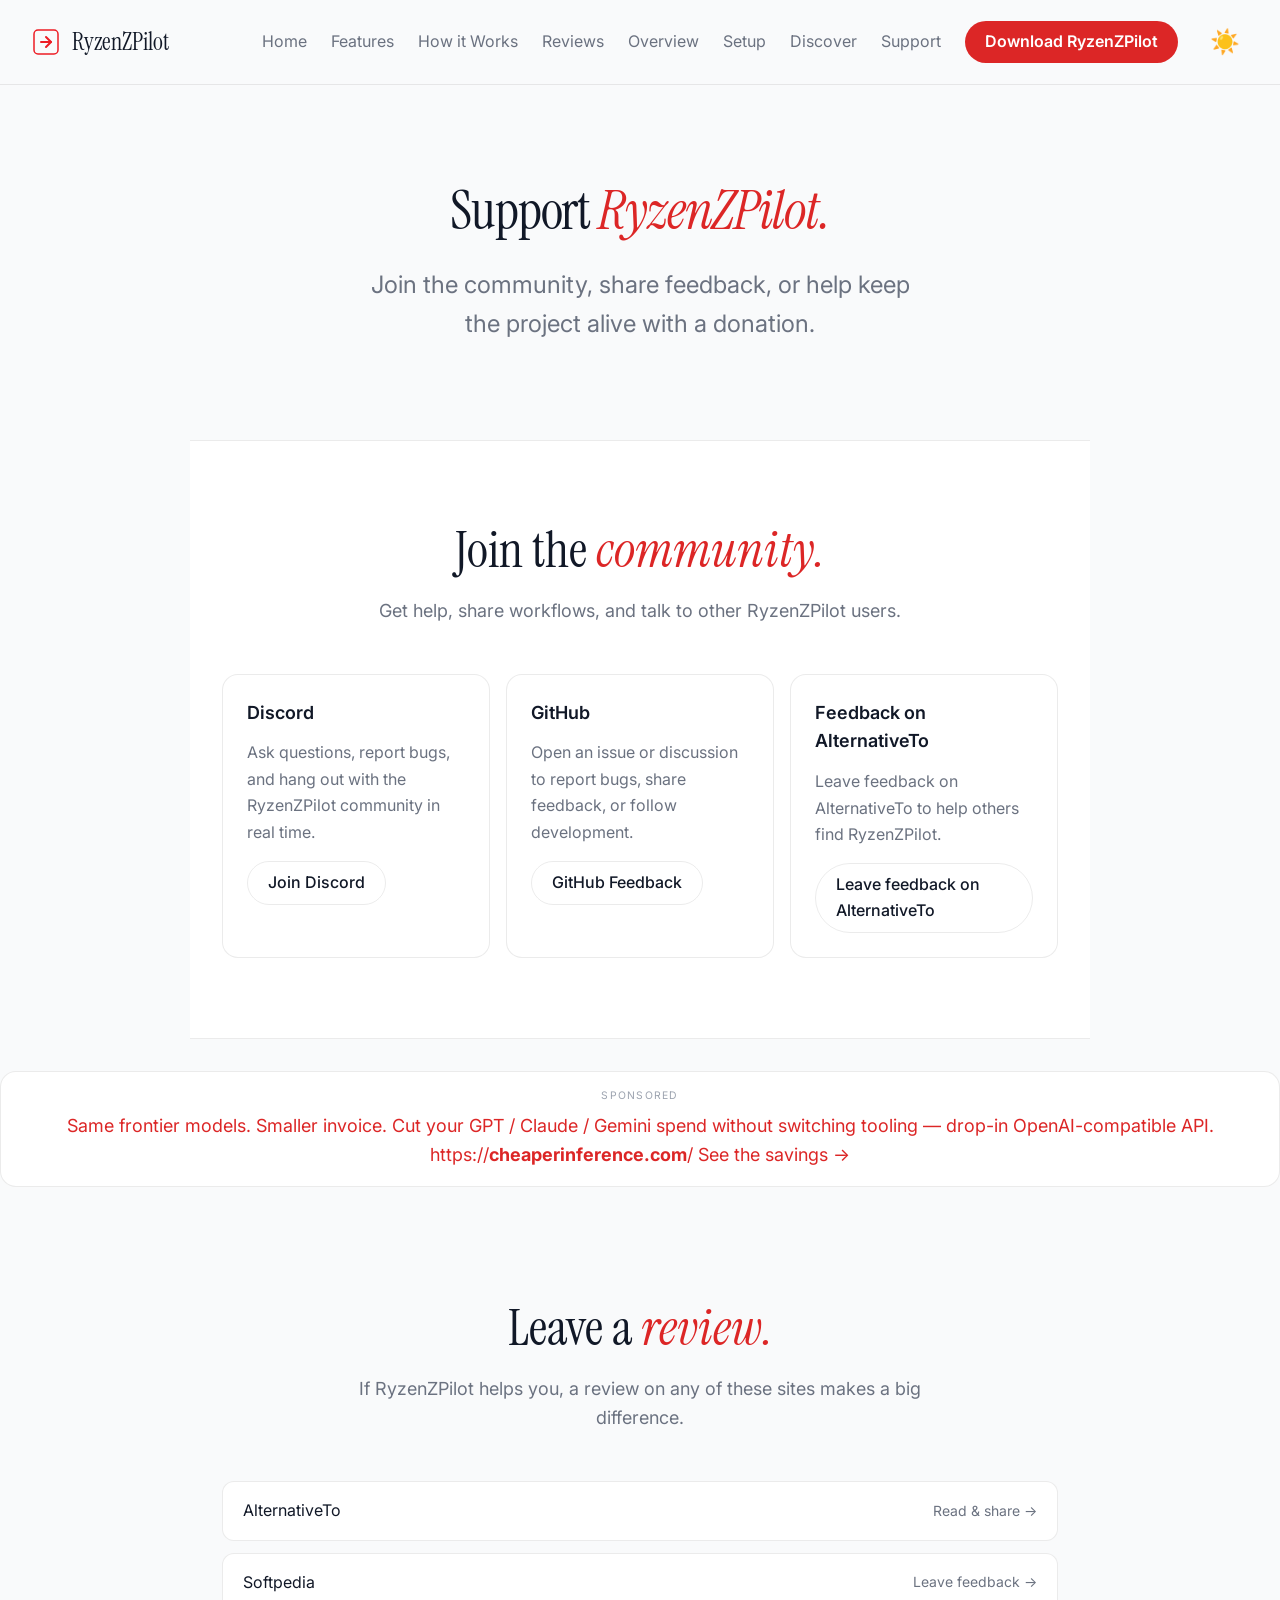
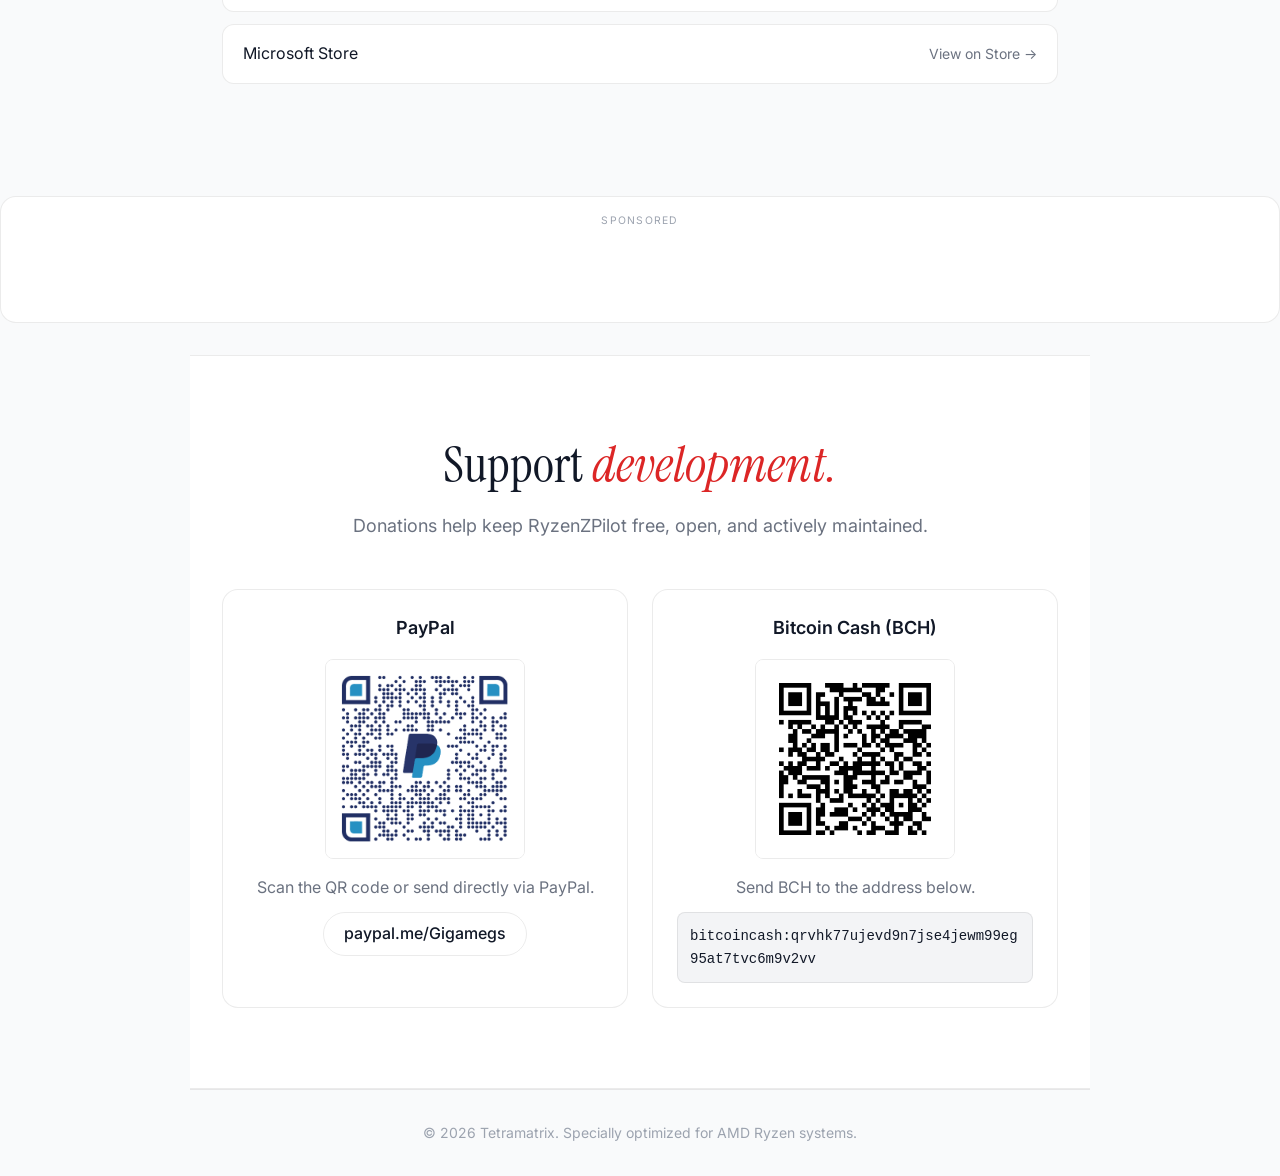
<file: docs/support.html>
<!DOCTYPE html>
<html lang="en" data-theme="dark">
<head>
<meta charset="UTF-8">
<meta name="viewport" content="width=device-width, initial-scale=1.0">

<!-- Google Ads -->
<script async src="https://pagead2.googlesyndication.com/pagead/js/adsbygoogle.js?client=ca-pub-6449563648591184"
     crossorigin="anonymous"></script>

  <title>RyzenZPilot: Support &amp; Donate</title>
<meta name="description" content="Support RyzenZPilot. Join the Discord community, leave a review, or donate via PayPal or Bitcoin Cash.">
  <link rel="icon" type="image/png" href="RyzenZPilot.png">
  <link rel="canonical" href="https://tetramatrix.github.io/RyzenZPilot/support.html">
  <meta name="robots" content="index, follow">
  <meta name="theme-color" content="#0e0f11">
<link rel="preconnect" href="https://fonts.googleapis.com">
<link rel="preconnect" href="https://fonts.gstatic.com" crossorigin>
<link href="https://fonts.googleapis.com/css2?family=Inter:wght@300..700&family=Instrument+Serif:ital@0;1&display=swap" rel="stylesheet">

<script>
  (function(){
    var stored=localStorage.getItem('theme');
    if(stored){document.documentElement.setAttribute('data-theme',stored);}
    else if(window.matchMedia&&window.matchMedia('(prefers-color-scheme: light)').matches){
      document.documentElement.setAttribute('data-theme','light');
    }
  })();
</script>

<style>
:root, [data-theme="dark"] {
  --color-bg:             #0e0f11;
  --color-surface:        #141618;
  --color-surface-2:      #1a1c1f;
  --color-surface-3:      #202226;
  --color-border:         rgba(255,255,255,0.08);
  --color-text:           #e8eaed;
  --color-text-muted:     #8a8f98;
  --color-text-faint:     #4a4f58;
  --color-primary:        #ed1c24;
  --color-primary-hover:  #c4181e;
  --color-primary-dim:    rgba(237,28,36,0.12);
  --color-free:           #f59e0b;
  --color-free-dim:       rgba(245,158,11,0.12);

  --font-display: 'Instrument Serif', Georgia, serif;
  --font-body: 'Inter', system-ui, sans-serif;

  --text-xs:   clamp(0.75rem, 0.7rem + 0.25vw, 0.875rem);
  --text-sm:   clamp(0.875rem, 0.8rem + 0.35vw, 1rem);
  --text-base: clamp(1rem, 0.95rem + 0.25vw, 1.125rem);
  --text-lg:   clamp(1.125rem, 1rem + 0.75vw, 1.5rem);
  --text-xl:   clamp(1.5rem, 1.2rem + 1.25vw, 2.25rem);
  --text-2xl:  clamp(2rem, 1.2rem + 2.5vw, 3.5rem);
  --text-hero: clamp(2rem, 1rem + 3vw, 3.5rem);

  --space-1: 0.25rem; --space-2: 0.5rem; --space-3: 0.75rem;
  --space-4: 1rem; --space-5: 1.25rem; --space-6: 1.5rem;
  --space-8: 2rem; --space-10: 2.5rem; --space-12: 3rem;
  --space-16: 4rem; --space-20: 5rem; --space-24: 6rem;

  --radius-sm: 0.375rem; --radius-md: 0.5rem; --radius-lg: 0.75rem;
  --radius-xl: 1rem; --radius-2xl: 1.5rem; --radius-full: 9999px;
}

[data-theme="light"] {
  --color-bg:             #f9fafb;
  --color-surface:        #ffffff;
  --color-surface-2:      #f3f4f6;
  --color-surface-3:      #e5e7eb;
  --color-border:         rgba(0,0,0,0.08);
  --color-text:           #111827;
  --color-text-muted:     #6b7280;
  --color-text-faint:     #9ca3af;
  --color-primary:        #dc2626;
  --color-primary-hover:  #b91c1c;
  --color-primary-dim:    rgba(220,38,38,0.1);
  --color-free:           #d97706;
  --color-free-dim:       rgba(217,119,6,0.1);
}

*, *::before, *::after { box-sizing: border-box; margin: 0; padding: 0; }
html { scroll-behavior: smooth; -webkit-font-smoothing: antialiased; }
body {
  min-height: 100dvh;
  font-family: var(--font-body);
  font-size: var(--text-base);
  color: var(--color-text);
  background: var(--color-bg);
  line-height: 1.6;
  overflow-x: hidden;
}
img { display: block; max-width: 100%; height: auto; }
ul { list-style: none; }
a { color: var(--color-primary); text-decoration: none; }
a:hover { color: var(--color-primary-hover); }

/* ── NAV ── */
nav {
  display: flex;
  align-items: center;
  justify-content: space-between;
  padding: var(--space-5) var(--space-8);
  border-bottom: 1px solid var(--color-border);
  position: sticky; top: 0; z-index: 50;
  background: color-mix(in srgb, var(--color-bg) 90%, transparent);
  backdrop-filter: blur(12px);
}
.nav-logo {
  display: flex; align-items: center; gap: var(--space-3);
  font-family: var(--font-display);
  font-size: var(--text-lg);
  color: var(--color-text);
  text-decoration: none;
}
.nav-links { display: flex; align-items: center; gap: var(--space-6); }
.nav-links a {
  color: var(--color-text-muted); text-decoration: none;
  font-size: var(--text-sm); transition: color 160ms ease;
}
.nav-links a:hover { color: var(--color-text); }
.nav-links .btn-primary {
  color: #fff;
}
.btn-primary {
  background: var(--color-primary);
  color: #fff;
  font-size: var(--text-sm);
  font-weight: 600;
  padding: var(--space-2) var(--space-5);
  border-radius: var(--radius-full);
  border: none; cursor: pointer;
  text-decoration: none;
  transition: background 160ms ease, transform 120ms ease;
  display: inline-block;
}
.btn-primary:hover { background: var(--color-primary-hover); transform: translateY(-1px); color: #fff; }
.btn-outline {
  border: 1px solid var(--color-border);
  color: var(--color-text);
  font-size: var(--text-sm);
  font-weight: 500;
  padding: var(--space-2) var(--space-5);
  border-radius: var(--radius-full);
  cursor: pointer;
  text-decoration: none;
  transition: border-color 160ms ease, background 160ms ease;
  display: inline-block;
}
.btn-outline:hover { border-color: var(--color-primary); background: var(--color-primary-dim); }

/* ── HERO ── */
.hero {
  padding: clamp(var(--space-16), 10vw, var(--space-24)) var(--space-8);
  text-align: center;
  max-width: 800px;
  margin: 0 auto;
}
.hero h1 {
  font-family: var(--font-display);
  font-size: var(--text-hero);
  font-weight: 400;
  line-height: 1.1;
  margin-bottom: var(--space-6);
  letter-spacing: -0.02em;
}
.hero h1 em { font-style: italic; color: var(--color-primary); }
.hero-sub {
  font-size: var(--text-lg);
  color: var(--color-text-muted);
  max-width: 560px;
  margin: 0 auto;
  line-height: 1.65;
}

/* ── SECTIONS ── */
.section {
  padding: var(--space-20) var(--space-8);
  max-width: 900px;
  margin: 0 auto;
}
.section-alt {
  background: var(--color-surface);
  border-top: 1px solid var(--color-border);
  border-bottom: 1px solid var(--color-border);
}
.section-header {
  max-width: 640px;
  margin: 0 auto var(--space-12);
  text-align: center;
}
.section-header h2 {
  font-family: var(--font-display);
  font-size: var(--text-2xl);
  font-weight: 400;
  line-height: 1.15;
  margin-bottom: var(--space-4);
}
.section-header h2 em { font-style: italic; color: var(--color-primary); }
.section-header p {
  color: var(--color-text-muted);
  font-size: var(--text-base);
  line-height: 1.65;
}

/* ── CARDS ── */
.card-grid {
  display: grid;
  grid-template-columns: repeat(auto-fill, minmax(min(260px,100%), 1fr));
  gap: var(--space-4);
}
.card {
  background: var(--color-surface);
  border: 1px solid var(--color-border);
  border-radius: var(--radius-xl);
  padding: var(--space-6);
  transition: border-color 200ms, box-shadow 200ms;
}
.card:hover {
  border-color: rgba(237,28,36,0.2);
  box-shadow: 0 8px 32px rgba(237,28,36,0.04);
}
.card h3 {
  font-size: var(--text-base);
  font-weight: 600;
  color: var(--color-text);
  margin-bottom: var(--space-3);
}
.card p {
  font-size: var(--text-sm);
  color: var(--color-text-muted);
  line-height: 1.65;
  margin-bottom: var(--space-4);
}
.card a { display: inline-block; }

/* ── QR CODES ── */
.donate-grid {
  display: grid;
  grid-template-columns: repeat(auto-fill, minmax(min(280px,100%), 1fr));
  gap: var(--space-6);
  margin-top: var(--space-8);
}
.donate-card {
  background: var(--color-surface);
  border: 1px solid var(--color-border);
  border-radius: var(--radius-xl);
  padding: var(--space-6);
  text-align: center;
}
.donate-card h3 {
  font-size: var(--text-base);
  font-weight: 600;
  color: var(--color-text);
  margin-bottom: var(--space-4);
}
.donate-card img {
  max-width: 200px;
  margin: 0 auto var(--space-4);
  border-radius: var(--radius-md);
  border: 1px solid var(--color-border);
}
.donate-card p {
  font-size: var(--text-sm);
  color: var(--color-text-muted);
  line-height: 1.6;
  margin-bottom: var(--space-3);
  word-break: break-all;
}
.donate-card .address {
  font-family: 'Courier New', monospace;
  font-size: var(--text-xs);
  color: var(--color-text);
  background: var(--color-surface-2);
  padding: var(--space-3);
  border-radius: var(--radius-md);
  border: 1px solid var(--color-border);
  word-break: break-all;
  text-align: left;
}

/* ── REVIEW LINKS ── */
.review-list {
  display: flex;
  flex-direction: column;
  gap: var(--space-3);
  margin-top: var(--space-6);
}
.review-link {
  display: flex;
  align-items: center;
  justify-content: space-between;
  gap: var(--space-4);
  padding: var(--space-4) var(--space-5);
  background: var(--color-surface);
  border: 1px solid var(--color-border);
  border-radius: var(--radius-lg);
  color: var(--color-text);
  font-size: var(--text-sm);
  transition: border-color 160ms, background 160ms;
}
.review-link:hover {
  border-color: var(--color-primary);
  background: var(--color-primary-dim);
}
.review-link span { color: var(--color-text-muted); font-size: var(--text-xs); }

/* ── FOOTER ── */
footer {
  padding: var(--space-8);
  border-top: 1px solid var(--color-border);
  text-align: center;
  font-size: var(--text-xs);
  color: var(--color-text-faint);
  max-width: 900px; margin: 0 auto;
}

/* ── ADSENSE INLINE ADS ── */
.ad-container {
  margin: var(--space-8) auto;
  max-width: 100%;
  overflow: hidden;
  border-radius: var(--radius-xl);
  background: var(--color-surface);
  border: 1px solid var(--color-border);
  padding: var(--space-4);
  text-align: center;
  max-height: 520px;
}
.ad-label {
  font-size: 0.65rem;
  text-transform: uppercase;
  letter-spacing: 0.12em;
  color: var(--color-text-faint);
  margin-bottom: var(--space-2);
}

/* ── MOBILE ── */
@media (max-width: 768px) {
  nav { padding: var(--space-4); }
  #menuToggle { display: block !important; }
  .nav-links {
    display: none;
    position: absolute;
    top: 100%;
    left: 0;
    right: 0;
    background: var(--color-surface);
    border-bottom: 1px solid var(--color-border);
    flex-direction: column;
    padding: var(--space-4);
    gap: var(--space-3);
    z-index: 40;
  }
  .nav-links.open { display: flex; }
  .nav-links a { padding: var(--space-2) 0; }
  nav { position: relative; }
  .hero { padding: var(--space-12) var(--space-5); }
  .section { padding: var(--space-12) var(--space-4); }
}

::-webkit-scrollbar { width: 6px; }
::-webkit-scrollbar-track { background: var(--color-bg); }
::-webkit-scrollbar-thumb { background: var(--color-surface-3); border-radius: 3px; }
</style>
</head>
<body>

<!-- NAV -->
<nav>
  <a href="index.html" class="nav-logo">
    <svg width="28" height="28" viewBox="0 0 28 28" fill="none" aria-label="RyzenZPilot">
      <rect x="2" y="2" width="24" height="24" rx="4" stroke="#ed1c24" stroke-width="1.5" fill="none"/>
      <path d="M14 9L19 14L14 19" stroke="#ed1c24" stroke-width="2" stroke-linecap="round" stroke-linejoin="round"/>
      <line x1="9" y1="14" x2="19" y2="14" stroke="#ed1c24" stroke-width="2" stroke-linecap="round"/>
    </svg>
    RyzenZPilot
  </a>
  <div class="nav-links" id="navLinks">
    <a href="index.html">Home</a>
    <a href="index.html#features">Features</a>
    <a href="index.html#how-it-works">How it Works</a>
    <a href="index.html#testimonials">Reviews</a>
    <a href="index.html#overview">Overview</a>
    <a href="index.html#setup">Setup</a>
    <a href="index.html#discover">Discover</a>
    <a href="support.html">Support</a>
    <a href="RyzenZPilot-v3.1.5.zip" class="btn-primary">Download RyzenZPilot</a>
    <button id="themeToggle" aria-label="Toggle light mode" style="background:none;border:none;color:var(--color-text-muted);cursor:pointer;font-size:var(--text-lg);padding:var(--space-2);">🌙</button>
  </div>
  <button id="menuToggle" aria-label="Toggle menu" aria-expanded="false" aria-controls="navLinks" style="display:none;background:none;border:none;color:var(--color-text);cursor:pointer;font-size:var(--text-xl);padding:var(--space-2);">☰</button>
</nav>

<!-- HERO -->
<section class="hero">
  <h1>Support <em>RyzenZPilot.</em></h1>
  <p class="hero-sub">
    Join the community, share feedback, or help keep the project alive with a donation.
  </p>
</section>

<!-- COMMUNITY -->
<section class="section section-alt" id="community">
  <div class="section-header">
    <h2>Join the <em>community.</em></h2>
    <p>Get help, share workflows, and talk to other RyzenZPilot users.</p>
  </div>
  <div class="card-grid">
    <div class="card">
      <h3>Discord</h3>
      <p>Ask questions, report bugs, and hang out with the RyzenZPilot community in real time.</p>
      <a href="https://discord.gg/4QkQSfSATF" target="_blank" class="btn-outline">Join Discord</a>
    </div>
    <div class="card">
      <h3>GitHub</h3>
      <p>Open an issue or discussion to report bugs, share feedback, or follow development.</p>
      <a href="https://github.com/Tetramatrix/RyzenZPilot" target="_blank" class="btn-outline">GitHub Feedback</a>
    </div>
    <div class="card">
      <h3>Feedback on AlternativeTo</h3>
      <p>Leave feedback on AlternativeTo to help others find RyzenZPilot.</p>
      <a href="https://alternativeto.net/software/ryzenzpilot/" target="_blank" rel="noopener noreferrer" class="btn-outline">Leave feedback on AlternativeTo</a>
    </div>
  </div>
</section>

<!-- SPONSORED: CheaperInference (affiliate) -->
<div class="ad-container">
  <p class="ad-label">Sponsored</p>
  <a class="ci-adbar" href="https://cheaperinference.com/?ref=P3HIwhP1AH" target="_blank" rel="sponsored noopener noreferrer">
    <span class="ci-adbody">
      <span class="ci-adhead"><span class="ci-adlink">Same frontier models. Smaller invoice.</span></span>
      <span class="ci-addesc">Cut your GPT / Claude / Gemini spend without switching tooling — drop-in OpenAI-compatible API.</span>
      <span class="ci-adurl">https://<b>cheaperinference.com</b>/</span>
    </span>
    <span class="ci-adbtn">See the savings →</span>
  </a>
</div>

<!-- REVIEWS -->
<section class="section" id="reviews">
  <div class="section-header">
    <h2>Leave a <em>review.</em></h2>
    <p>If RyzenZPilot helps you, a review on any of these sites makes a big difference.</p>
  </div>
  <div class="review-list">
    <a href="https://alternativeto.net/software/ryzenzpilot/" class="review-link" target="_blank" rel="noopener">
      AlternativeTo <span>Read &amp; share →</span>
    </a>
    <a href="https://www.softpedia.com/get/System/File-Management/RyzenZPilot.shtml" class="review-link" target="_blank" rel="noopener">
      Softpedia <span>Leave feedback →</span>
    </a>
    <a href="https://apps.microsoft.com/store/detail/XP8LNKJ7H4B1WS" class="review-link" target="_blank" rel="noopener">
      Microsoft Store <span>View on Store →</span>
    </a>
  </div>
</section>

<!-- AD SPOT - Support Page -->
<div class="ad-container">
  <p class="ad-label">Sponsored</p>
  <ins class="adsbygoogle"
       style="display:inline-block;width:468px;height:60px"
       data-ad-client="ca-pub-6449563648591184"
       data-ad-slot="9406329687"></ins>
  <script>(adsbygoogle = window.adsbygoogle || []).push({});</script>
</div>

<!-- DONATE -->
<section class="section section-alt" id="donate">
  <div class="section-header">
    <h2>Support <em>development.</em></h2>
    <p>Donations help keep RyzenZPilot free, open, and actively maintained.</p>
  </div>
  <div class="donate-grid">
    <div class="donate-card">
      <h3>PayPal</h3>
      <img src="qrcode.png" alt="PayPal QR code">
      <p>Scan the QR code or send directly via PayPal.</p>
      <a href="https://paypal.me/Gigamegs" target="_blank" rel="noopener" class="btn-outline">paypal.me/Gigamegs</a>
    </div>
    <div class="donate-card">
      <h3>Bitcoin Cash (BCH)</h3>
      <img src="bch_qrcode.png" alt="Bitcoin Cash QR code">
      <p>Send BCH to the address below.</p>
      <div class="address">bitcoincash:qrvhk77ujevd9n7jse4jewm99eg95at7tvc6m9v2vv</div>
    </div>
  </div>
</section>

<!-- FOOTER -->
<footer>
  <span>&copy; 2026 Tetramatrix. Specially optimized for AMD Ryzen systems.</span>
</footer>

<script>
(function() {
  'use strict';
  var toggle = document.getElementById('menuToggle');
  var links = document.getElementById('navLinks');
  if (toggle && links) {
    toggle.addEventListener('click', function() {
      var expanded = toggle.getAttribute('aria-expanded') === 'true';
      toggle.setAttribute('aria-expanded', String(!expanded));
      links.classList.toggle('open');
      toggle.textContent = expanded ? '☰' : '✕';
    });
  }
  var themeBtn = document.getElementById('themeToggle');
  var stored = localStorage.getItem('theme');
  var prefersLight = window.matchMedia('(prefers-color-scheme: light)').matches;
  var theme = stored || (prefersLight ? 'light' : 'dark');
  document.documentElement.setAttribute('data-theme', theme);
  if (themeBtn) {
    themeBtn.textContent = theme === 'dark' ? '🌙' : '☀️';
    themeBtn.addEventListener('click', function() {
      var current = document.documentElement.getAttribute('data-theme');
      var next = current === 'dark' ? 'light' : 'dark';
      document.documentElement.setAttribute('data-theme', next);
      localStorage.setItem('theme', next);
      themeBtn.textContent = next === 'dark' ? '🌙' : '☀️';
    });
  }
})();
</script>

</body>
</html>
</file>
<file: docs/main.css>
/* RyzenZPilot landing page — based on Sorana design system
   Palette: AMD Red primary + dark surfaces */

:root, [data-theme="dark"] {
  --color-bg:             #0e0f11;
  --color-surface:        #141618;
  --color-surface-2:      #1a1c1f;
  --color-surface-3:      #202226;
  --color-border:         rgba(255,255,255,0.08);
  --color-text:           #e8eaed;
  --color-text-muted:     #8a8f98;
  --color-text-faint:     #4a4f58;
  --color-primary:        #ed1c24;
  --color-primary-hover:  #c4181e;
  --color-primary-dim:    rgba(237,28,36,0.12);
  --color-primary-glow:   rgba(237,28,36,0.06);
  --color-free:           #f59e0b;
  --color-free-dim:       rgba(245,158,11,0.12);
  --color-cloud:          #06b6d4;
  --color-cloud-dim:      rgba(6,182,212,0.12);
  --color-local:          #a855f7;
  --color-local-dim:      rgba(168,85,247,0.12);

  --font-display: 'Instrument Serif', Georgia, serif;
  --font-body: 'Inter', system-ui, sans-serif;

  --text-xs:   clamp(0.75rem, 0.7rem + 0.25vw, 0.875rem);
  --text-sm:   clamp(0.875rem, 0.8rem + 0.35vw, 1rem);
  --text-base: clamp(1rem, 0.95rem + 0.25vw, 1.125rem);
  --text-lg:   clamp(1.125rem, 1rem + 0.75vw, 1.5rem);
  --text-xl:   clamp(1.5rem, 1.2rem + 1.25vw, 2.25rem);
  --text-2xl:  clamp(2rem, 1.2rem + 2.5vw, 3.5rem);
  --text-hero: clamp(2.5rem, 1rem + 5vw, 5rem);

  --space-1: 0.25rem; --space-2: 0.5rem; --space-3: 0.75rem;
  --space-4: 1rem; --space-5: 1.25rem; --space-6: 1.5rem;
  --space-8: 2rem; --space-10: 2.5rem; --space-12: 3rem;
  --space-16: 4rem; --space-20: 5rem; --space-24: 6rem;

  --radius-sm: 0.375rem; --radius-md: 0.5rem; --radius-lg: 0.75rem;
  --radius-xl: 1rem; --radius-2xl: 1.5rem; --radius-full: 9999px;
}

[data-theme="light"] {
  --color-bg:             #f9fafb;
  --color-surface:        #ffffff;
  --color-surface-2:      #f3f4f6;
  --color-surface-3:      #e5e7eb;
  --color-border:         rgba(0,0,0,0.08);
  --color-text:           #111827;
  --color-text-muted:     #6b7280;
  --color-text-faint:     #9ca3af;
  --color-primary:        #dc2626;
  --color-primary-hover:  #b91c1c;
  --color-primary-dim:    rgba(220,38,38,0.1);
  --color-primary-glow:   rgba(220,38,38,0.05);
  --color-free:           #d97706;
  --color-free-dim:       rgba(217,119,6,0.1);
  --color-cloud:          #0891b2;
  --color-cloud-dim:      rgba(8,145,178,0.1);
  --color-local:          #9333ea;
  --color-local-dim:      rgba(147,51,234,0.1);
}

*, *::before, *::after { box-sizing: border-box; margin: 0; padding: 0; }
html { scroll-behavior: smooth; -webkit-font-smoothing: antialiased; }
section[id] { scroll-margin-top: 84px; }
@media (prefers-reduced-motion: reduce) {
  html { scroll-behavior: auto; }
  .hero::before { animation: none; }
  .badge-dot { animation: none; }
  .reveal { transition: none; opacity: 1; transform: none; }
  .screenshot-card, .screenshot-card img, .discover-card { transition: none; }
}
body {
  min-height: 100dvh;
  font-family: var(--font-body);
  font-size: var(--text-base);
  color: var(--color-text);
  background: var(--color-bg);
  line-height: 1.6;
  overflow-x: hidden;
  padding-bottom: 240px;
}
img { display: block; max-width: 100%; height: auto; }
.skip-link {
  position: absolute;
  top: -40px;
  left: 0;
  background: var(--color-primary);
  color: #fff;
  padding: var(--space-2) var(--space-4);
  z-index: 100;
  text-decoration: none;
  font-size: var(--text-sm);
  border-radius: var(--radius-md);
}
.skip-link:focus { top: var(--space-2); left: var(--space-2); }
ul { list-style: none; }
a { color: var(--color-primary); text-decoration: none; }
a:hover { color: var(--color-primary-hover); }

/* ── NAV ── */
nav {
  display: flex;
  align-items: center;
  justify-content: space-between;
  padding: var(--space-5) var(--space-8);
  border-bottom: 1px solid var(--color-border);
  position: sticky; top: 0; z-index: 50;
  background: color-mix(in srgb, var(--color-bg) 90%, transparent);
  backdrop-filter: blur(12px);
  transition: box-shadow 200ms ease;
}
nav.scrolled {
  box-shadow: 0 1px 24px rgba(0,0,0,0.25);
}
.nav-logo {
  display: flex; align-items: center; gap: var(--space-3);
  font-family: var(--font-display);
  font-size: var(--text-lg);
  color: var(--color-text);
  text-decoration: none;
}
.nav-links { display: flex; align-items: center; gap: var(--space-6); }
.nav-links a {
  color: var(--color-text-muted); text-decoration: none;
  font-size: var(--text-sm); transition: color 160ms ease;
}
.nav-links a:hover { color: var(--color-text); }
.nav-links a.active { color: var(--color-text); font-weight: 500; }
.nav-links .btn-primary { color: #fff; }
.btn-primary {
  background: var(--color-primary);
  color: #fff;
  font-size: var(--text-sm);
  font-weight: 600;
  padding: var(--space-2) var(--space-5);
  border-radius: var(--radius-full);
  border: none; cursor: pointer;
  text-decoration: none;
  transition: background 160ms ease, transform 120ms ease;
  display: inline-block;
}
.btn-primary:hover { background: var(--color-primary-hover); transform: translateY(-1px); color: #fff; }
.btn-outline {
  border: 1px solid var(--color-border);
  color: var(--color-text);
  font-size: var(--text-sm);
  font-weight: 500;
  padding: var(--space-2) var(--space-5);
  border-radius: var(--radius-full);
  cursor: pointer;
  text-decoration: none;
  transition: border-color 160ms ease, background 160ms ease;
  display: inline-block;
}
.btn-outline:hover { border-color: var(--color-primary); background: var(--color-primary-dim); }
#toggleFeatures {
  border-color: rgba(255,255,255,0.35);
  background: rgba(255,255,255,0.06);
  color: var(--color-text);
}
#toggleFeatures:hover {
  border-color: var(--color-primary);
  background: var(--color-primary-dim);
  color: var(--color-primary);
}
.btn-store {
  display: inline-flex;
  align-items: center;
  justify-content: center;
  padding: 0;
  border: none;
  background: transparent;
  border-radius: var(--radius-md);
  overflow: hidden;
  transition: transform 120ms ease;
}
.btn-store:hover { transform: translateY(-1px); }
.btn-store img { height: 40px; width: auto; display: block; }
.icon-btn {
  background: none;
  border: none;
  color: var(--color-text-muted);
  cursor: pointer;
  font-size: var(--text-lg);
  padding: var(--space-2);
  display: inline-flex;
  align-items: center;
  justify-content: center;
  border-radius: var(--radius-md);
  transition: color 160ms ease, background 160ms ease;
}
.icon-btn:hover { color: var(--color-text); background: var(--color-primary-dim); }

/* ── HERO ── */
.hero {
  padding: clamp(var(--space-16), 10vw, var(--space-24)) var(--space-8);
  text-align: center;
  max-width: 900px;
  margin: 0 auto;
  position: relative;
}
.hero-eyebrow {
  display: inline-flex; align-items: center; gap: var(--space-2);
  font-size: var(--text-xs);
  font-weight: 600;
  text-transform: uppercase;
  letter-spacing: 0.1em;
  color: var(--color-primary);
  background: var(--color-primary-dim);
  padding: var(--space-1) var(--space-3);
  border-radius: var(--radius-full);
  margin-bottom: var(--space-6);
}
.hero h1 {
  font-family: var(--font-display);
  font-size: var(--text-hero);
  font-weight: 400;
  line-height: 1.1;
  margin-bottom: var(--space-6);
  letter-spacing: -0.02em;
}
.hero h1 em {
  font-style: italic;
  color: var(--color-primary);
}
.hero-sub {
  font-size: var(--text-lg);
  color: var(--color-text-muted);
  max-width: 680px;
  margin: 0 auto var(--space-10);
  line-height: 1.65;
}
.hero-actions {
  display: flex; gap: var(--space-3); justify-content: center; flex-wrap: wrap;
  margin-bottom: var(--space-4);
}
.hero-badge {
  display: flex; justify-content: center;
  margin-bottom: var(--space-12);
}
.hero-badge .badge {
  font-size: var(--text-sm);
  padding: var(--space-2) var(--space-4);
}
.hero-stats {
  display: flex; gap: var(--space-8); justify-content: center; flex-wrap: wrap;
}
.stat {
  text-align: center;
  min-width: 120px;
}
.stat-number {
  font-family: var(--font-display);
  font-size: var(--text-xl);
  color: var(--color-text);
  display: block;
  line-height: 1;
}
.stat-label {
  font-size: var(--text-xs);
  color: var(--color-text-muted);
  text-transform: uppercase;
  letter-spacing: 0.08em;
}

/* ── HERO ORB ── */
.hero::before {
  content: "";
  position: absolute;
  inset: -20% -10% auto;
  height: 70%;
  background:
    radial-gradient(ellipse at 30% 20%, rgba(237,28,36,0.12) 0%, transparent 60%),
    radial-gradient(ellipse at 70% 60%, rgba(6,182,212,0.08) 0%, transparent 60%);
  filter: blur(40px);
  animation: hero-orb 10s ease-in-out infinite alternate;
  pointer-events: none;
  z-index: 0;
}
.hero > * { position: relative; z-index: 1; }
@keyframes hero-orb {
  0%   { transform: translate(0, 0) scale(1); }
  100% { transform: translate(-3%, 4%) scale(1.06); }
}

/* ── SECTION REVEAL ── */
.reveal {
  opacity: 0;
  transform: translateY(24px);
  transition: opacity 700ms ease, transform 700ms ease;
}
.reveal.revealed {
  opacity: 1;
  transform: translateY(0);
}

/* ── BADGE PULSE ── */
@keyframes badge-pulse {
  0%, 100% { opacity: 1; transform: scale(1); }
  50%      { opacity: 0.6; transform: scale(1.25); }
}
.badge-dot { animation: badge-pulse 2.4s ease-in-out infinite; }

/* ── SCREENSHOT HOVER ── */
.screenshot-card {
  background: var(--color-surface);
  border: 1px solid var(--color-border);
  border-radius: var(--radius-xl);
  overflow: hidden;
  transition: transform 200ms ease, box-shadow 200ms ease;
}
.screenshot-card:hover {
  transform: translateY(-4px);
  box-shadow: 0 20px 48px rgba(0,0,0,0.35);
}
.screenshot-card img {
  width: 100%;
  aspect-ratio: 16/10;
  object-fit: cover;
  border-bottom: 1px solid var(--color-border);
  transition: transform 300ms ease;
}
.screenshot-card:hover img {
  transform: scale(1.04);
}

/* ── SCREENSHOT SHOWCASE ── */
.showcase {
  padding: 0 var(--space-8) var(--space-20);
  max-width: 1100px;
  margin: 0 auto;
}
.screenshot-wrap {
  position: relative;
  border-radius: var(--radius-2xl);
  overflow: hidden;
  border: 1px solid var(--color-border);
  box-shadow:
    0 0 0 1px rgba(237,28,36,0.08),
    0 24px 80px rgba(0,0,0,0.6),
    0 0 120px rgba(237,28,36,0.04);
}
.screenshot-wrap::before {
  content: "";
  position: absolute; inset: 0;
  background: linear-gradient(to bottom,
    transparent 70%,
    rgba(14,15,17,0.6) 100%);
  z-index: 1; pointer-events: none;
  border-radius: var(--radius-2xl);
}
.screenshot-wrap img {
  width: 100%; display: block;
  border-radius: var(--radius-2xl);
}
.screenshot-caption {
  text-align: center;
  margin-top: var(--space-6);
  font-size: var(--text-sm);
  color: var(--color-text-muted);
}

/* ── FREE BADGE FLOATING ── */
.floating-badges {
  display: flex; gap: var(--space-3); justify-content: center; flex-wrap: wrap;
  margin-top: var(--space-8);
  margin-bottom: var(--space-4);
}
.badge {
  display: inline-flex; align-items: center; gap: var(--space-2);
  padding: var(--space-2) var(--space-3);
  border-radius: var(--radius-full);
  font-size: var(--text-xs);
  font-weight: 600;
  border: 1px solid;
}
.badge.free { color: var(--color-free); background: var(--color-free-dim); border-color: rgba(245,158,11,0.25); }
.badge.cloud { color: var(--color-cloud); background: var(--color-cloud-dim); border-color: rgba(6,182,212,0.25); }
.badge.local { color: var(--color-local); background: var(--color-local-dim); border-color: rgba(168,85,247,0.25); }
.badge-dot { width: 6px; height: 6px; border-radius: 50%; background: currentColor; }

/* ── FAQ ACCORDION ── */
.faq-item {
  background: var(--color-surface);
  border: 1px solid var(--color-border);
  border-radius: var(--radius-xl);
  padding: var(--space-5);
}
.faq-item summary {
  font-size: var(--text-sm);
  font-weight: 600;
  color: var(--color-text);
  cursor: pointer;
  list-style: none;
  display: flex;
  justify-content: space-between;
  align-items: center;
}
.faq-item summary::-webkit-details-marker { display: none; }
.faq-item summary::after {
  content: "+";
  font-size: var(--text-lg);
  font-weight: 300;
  color: var(--color-primary);
  flex-shrink: 0;
  margin-left: var(--space-3);
}
.faq-item[open] summary::after { content: "−"; }
.faq-item p {
  font-size: var(--text-sm);
  color: var(--color-text-muted);
  line-height: 1.65;
  margin-top: var(--space-3);
  padding-top: var(--space-3);
  border-top: 1px solid var(--color-border);
}

/* ── PRICING ── */
.pricing-grid {
  display: grid;
  grid-template-columns: repeat(auto-fit, minmax(min(280px, 100%), 1fr));
  gap: var(--space-6);
  max-width: 900px;
  margin: 0 auto;
}
.pricing-card {
  background: var(--color-surface);
  border: 1px solid var(--color-border);
  border-radius: var(--radius-xl);
  padding: var(--space-6);
  display: flex;
  flex-direction: column;
  gap: var(--space-2);
  align-items: flex-start;
  transition: border-color 200ms, box-shadow 200ms;
}
.pricing-card:hover {
  border-color: rgba(237,28,36,0.18);
  box-shadow: 0 12px 40px rgba(0,0,0,0.25);
}
.pricing-card--accent {
  border-color: rgba(237,28,36,0.35);
  background: linear-gradient(180deg, rgba(237,28,36,0.06), transparent);
}
.pricing-card--accent:hover {
  border-color: rgba(237,28,36,0.5);
  box-shadow: 0 12px 40px rgba(237,28,36,0.1);
}
.pricing-icon {
  width: 44px; height: 44px; border-radius: var(--radius-lg);
  background: var(--color-primary-dim);
  color: var(--color-primary);
  display: flex; align-items: center; justify-content: center;
  margin-bottom: var(--space-3);
  border: 1px solid rgba(237,28,36,0.2);
}
.pricing-icon svg { width: 20px; height: 20px; }
.pricing-name { font-size: var(--text-base); font-weight: 600; color: var(--color-text); margin: 0; }
.pricing-price {
  font-family: var(--font-display);
  font-size: var(--text-2xl);
  color: var(--color-primary);
  line-height: 1;
}
.pricing-desc {
  font-size: var(--text-sm);
  color: var(--color-text-muted);
  line-height: 1.65;
  margin: 0;
}
.pricing-note {
  font-size: var(--text-xs);
  color: var(--color-text-faint);
  margin: 0 0 var(--space-2);
}
.pricing-cta {
  margin-top: var(--space-3);
  font-size: var(--text-sm);
}

/* ── SECTION BASE ── */
.section {
  padding: var(--space-20) var(--space-8);
  max-width: 1100px;
  margin: 0 auto;
}
.section-alt {
  background: var(--color-surface);
  border-top: 1px solid var(--color-border);
  border-bottom: 1px solid var(--color-border);
}
.section-header {
  max-width: 640px;
  margin: 0 auto var(--space-12);
  text-align: center;
}
.section-header h2,
.section-header .h2 {
  font-family: var(--font-display);
  font-size: var(--text-2xl);
  font-weight: 400;
  line-height: 1.15;
  margin-bottom: var(--space-4);
}
.section-header h2 em,
.section-header .h2 em {
  font-style: italic;
  color: var(--color-primary);
}
.section-header p {
  color: var(--color-text-muted);
  font-size: var(--text-base);
  line-height: 1.65;
}

/* ── HOW IT WORKS STEPS ── */
.steps {
  display: flex;
  gap: var(--space-6);
  justify-content: center;
  flex-wrap: wrap;
  margin-top: var(--space-8);
}
.step {
  flex: 1;
  min-width: 180px;
  max-width: 280px;
  text-align: center;
}
.step-number {
  display: inline-flex;
  align-items: center;
  justify-content: center;
  width: 44px;
  height: 44px;
  border-radius: 50%;
  background: var(--color-primary-dim);
  color: var(--color-primary);
  font-family: var(--font-display);
  font-size: var(--text-lg);
  font-weight: 600;
  margin-bottom: var(--space-3);
  border: 1px solid rgba(237,28,36,0.2);
}
.logo-light-bg {
  background: rgba(255,255,255,0.95);
  padding: var(--space-2) var(--space-3);
  border-radius: var(--radius-md);
}
[data-theme="light"] .logo-light-bg {
  background: transparent;
  border: 1px solid var(--color-border);
  padding: var(--space-2) var(--space-3);
  border-radius: var(--radius-md);
}
.step h3 {
  font-size: var(--text-sm);
  font-weight: 600;
  color: var(--color-text);
  margin-bottom: var(--space-2);
}
.step p {
  font-size: var(--text-xs);
  color: var(--color-text-muted);
  line-height: 1.5;
}
.step-arrow {
  display: flex;
  align-items: center;
  color: var(--color-text-faint);
  font-size: var(--text-lg);
}
@media (max-width: 768px) {
  .step-arrow { display: none; }
  .steps { gap: var(--space-8); }
}

/* ── TESTIMONIALS ── */
.testimonials-grid {
  display: grid;
  grid-template-columns: repeat(auto-fill, minmax(min(320px,100%), 1fr));
  gap: var(--space-4);
}
.testimonial-card {
  background: var(--color-surface);
  border: 1px solid var(--color-border);
  border-radius: var(--radius-xl);
  padding: var(--space-6);
  transition: border-color 200ms, box-shadow 200ms;
}
.testimonial-card:hover {
  border-color: rgba(237,28,36,0.2);
  box-shadow: 0 8px 32px rgba(237,28,36,0.04);
}
.testimonial-logo {
  max-width: 140px;
  max-height: 56px;
  width: auto;
  height: auto;
  object-fit: contain;
  object-position: left center;
  display: block;
  margin-bottom: var(--space-4);
}
.testimonial-logo.has-bg {
  background: rgba(255, 255, 255, 0.95);
  padding: var(--space-2) var(--space-3);
  border-radius: var(--radius-md);
}
.testimonial-source {
  font-size: var(--text-xs);
  font-weight: 600;
  text-transform: uppercase;
  letter-spacing: 0.08em;
  color: var(--color-text-muted);
  margin-bottom: var(--space-3);
}
.testimonial-quote {
  font-size: var(--text-sm);
  color: var(--color-text);
  line-height: 1.65;
  margin-bottom: var(--space-4);
}
.testimonial-link {
  font-size: var(--text-xs);
  font-weight: 600;
  color: var(--color-primary);
}

/* ── OVERVIEW / ABOUT ── */
.overview-grid {
  display: grid;
  grid-template-columns: 1fr;
  gap: var(--space-8);
  align-items: center;
}
@media (min-width: 768px) {
  .overview-grid { grid-template-columns: 1fr 1fr; }
}
.overview-text p {
  color: var(--color-text-muted);
  font-size: var(--text-base);
  line-height: 1.75;
  margin-bottom: var(--space-4);
}
.overview-text strong {
  color: var(--color-text);
}
.overview-video {
  position: relative;
  width: 100%;
  padding-bottom: 56.25%;
  border-radius: var(--radius-xl);
  overflow: hidden;
  border: 1px solid var(--color-border);
  background: var(--color-surface-2);
}
.overview-video iframe {
  position: absolute;
  inset: 0;
  width: 100%;
  height: 100%;
  border: 0;
}

/* ── PROBLEM / SOLUTION CARDS ── */
.problem-grid {
  display: grid;
  grid-template-columns: repeat(auto-fill, minmax(min(300px,100%), 1fr));
  gap: var(--space-4);
}
.problem-card {
  background: var(--color-surface);
  border: 1px solid var(--color-border);
  border-radius: var(--radius-xl);
  padding: var(--space-6);
  transition: border-color 200ms, box-shadow 200ms;
}
.problem-card:hover {
  border-color: rgba(237,28,36,0.2);
  box-shadow: 0 8px 32px rgba(237,28,36,0.04);
}
.problem-card h3 {
  font-size: var(--text-base);
  font-weight: 600;
  color: var(--color-text);
  margin-bottom: var(--space-3);
  line-height: 1.35;
}
.problem-card p {
  font-size: var(--text-sm);
  color: var(--color-text-muted);
  line-height: 1.65;
  margin-bottom: var(--space-3);
}
.problem-card ul {
  list-style: disc;
  padding-left: var(--space-5);
  font-size: var(--text-sm);
  color: var(--color-text-muted);
}
.problem-card li {
  margin-bottom: var(--space-2);
  line-height: 1.5;
}

/* ── COMPARISON ── */
.comparison-table {
  width: 100%;
  border-collapse: collapse;
  border: 1px solid var(--color-border);
  border-radius: var(--radius-lg);
  overflow: hidden;
  font-size: var(--text-sm);
}
.comparison-table th,
.comparison-table td {
  padding: var(--space-3) var(--space-4);
  border-bottom: 1px solid var(--color-border);
  text-align: left;
}
.comparison-table th {
  background: var(--color-surface-2);
  color: var(--color-text);
  font-weight: 600;
}
.comparison-table td {
  color: var(--color-text-muted);
}
.comparison-table tr:last-child td { border-bottom: none; }
.comparison-table td:first-child { color: var(--color-text); font-weight: 500; }
.comparison-table .win { color: var(--color-free); }

/* ── FEATURES ── */
.features-header { text-align: left; }
.features-grid {
  display: grid;
  grid-template-columns: repeat(auto-fill, minmax(min(300px,100%), 1fr));
  gap: var(--space-4);
}
.feature-card {
  background: var(--color-surface);
  border: 1px solid var(--color-border);
  border-radius: var(--radius-xl);
  padding: var(--space-6);
  transition: border-color 200ms, box-shadow 200ms;
}
.feature-card:hover {
  border-color: rgba(237,28,36,0.2);
  box-shadow: 0 8px 32px rgba(237,28,36,0.04);
}
.feature-card.large { grid-column: span 2; }
.feature-icon {
  width: 36px; height: 36px;
  background: var(--color-primary-dim);
  border-radius: var(--radius-md);
  display: flex; align-items: center; justify-content: center;
  margin-bottom: var(--space-4);
  color: var(--color-primary);
}
.feature-icon svg { width: 18px; height: 18px; }
.feature-card h3 {
  font-size: var(--text-base);
  font-weight: 600;
  margin-bottom: var(--space-2);
  color: var(--color-text);
}
.feature-card p {
  font-size: var(--text-sm);
  color: var(--color-text-muted);
  line-height: 1.6;
}

/* ── SCREENSHOT STRIP ── */
.screenshot-strip {
  display: grid;
  grid-template-columns: repeat(auto-fill, minmax(min(260px,100%), 1fr));
  gap: var(--space-4);
  margin-top: var(--space-12);
}
.screenshot-card {
  background: var(--color-surface);
  border: 1px solid var(--color-border);
  border-radius: var(--radius-xl);
  overflow: hidden;
}
.screenshot-card img {
  width: 100%;
  aspect-ratio: 16/10;
  object-fit: cover;
  border-bottom: 1px solid var(--color-border);
}
.screenshot-card figcaption {
  padding: var(--space-4);
  font-size: var(--text-sm);
  color: var(--color-text-muted);
  line-height: 1.5;
}

/* ── AUDIENCE CARDS ── */
.audience-grid {
  display: grid;
  grid-template-columns: repeat(auto-fill, minmax(min(260px,100%), 1fr));
  gap: var(--space-4);
}
.audience-card {
  background: var(--color-surface);
  border: 1px solid var(--color-border);
  border-radius: var(--radius-xl);
  padding: var(--space-6);
  transition: border-color 200ms, box-shadow 200ms;
}
.audience-card:hover {
  border-color: rgba(237,28,36,0.2);
  box-shadow: 0 8px 32px rgba(237,28,36,0.04);
}
.audience-card h3 {
  font-size: var(--text-base);
  font-weight: 600;
  color: var(--color-text);
  margin-bottom: var(--space-3);
}
.audience-card p {
  font-size: var(--text-sm);
  color: var(--color-text-muted);
  line-height: 1.65;
}

/* ── SETUP CARDS ── */
.setup-grid {
  display: grid;
  grid-template-columns: repeat(auto-fill, minmax(min(260px,100%), 1fr));
  gap: var(--space-4);
}
.setup-card {
  background: var(--color-surface);
  border: 1px solid var(--color-border);
  border-radius: var(--radius-xl);
  padding: var(--space-6);
}
.setup-card h3 {
  font-size: var(--text-base);
  font-weight: 600;
  color: var(--color-text);
  margin-bottom: var(--space-3);
}
.setup-card p,
.setup-card li {
  font-size: var(--text-sm);
  color: var(--color-text-muted);
  line-height: 1.65;
}
.setup-card ul {
  list-style: disc;
  padding-left: var(--space-5);
}
.setup-card li { margin-bottom: var(--space-2); }

/* ── COMPATIBILITY CHIPS ── */
.compat-section {
  padding: var(--space-16) var(--space-8);
  text-align: center;
  border-top: 1px solid var(--color-border);
}
.section-label {
  font-size: var(--text-xs);
  font-weight: 600;
  text-transform: uppercase;
  letter-spacing: 0.1em;
  color: var(--color-text-faint);
  margin-bottom: var(--space-8);
}
.compat-grid {
  display: flex; flex-wrap: wrap; gap: var(--space-3);
  justify-content: center;
  max-width: 800px; margin: 0 auto;
}
.compat-chip {
  display: inline-flex; align-items: center; gap: var(--space-2);
  padding: var(--space-2) var(--space-4);
  background: var(--color-surface-2);
  border: 1px solid var(--color-border);
  border-radius: var(--radius-full);
  font-size: var(--text-sm);
  color: var(--color-text-muted);
  transition: border-color 160ms, color 160ms, background 160ms;
}
.compat-chip:hover {
  border-color: var(--color-primary);
  color: var(--color-text);
  background: var(--color-primary-dim);
}

/* ── CTA SECTION ── */
.cta-section {
  padding: clamp(var(--space-16), 10vw, var(--space-24)) var(--space-8);
  text-align: center;
  max-width: 700px; margin: 0 auto;
}
.cta-section h2 {
  font-family: var(--font-display);
  font-size: var(--text-2xl);
  font-weight: 400;
  line-height: 1.2;
  margin-bottom: var(--space-5);
}
.cta-section h2 em { font-style: italic; color: var(--color-primary); }
.cta-section p {
  color: var(--color-text-muted);
  font-size: var(--text-base);
  margin-bottom: var(--space-8);
}
.cta-actions {
  display: flex; gap: var(--space-3); justify-content: center; flex-wrap: wrap;
}

/* ── FOOTER ── */
footer {
  padding: var(--space-8);
  border-top: 1px solid var(--color-border);
  text-align: center;
  font-size: var(--text-xs);
  color: var(--color-text-faint);
  max-width: 1100px;
  margin: 0 auto;
}
.footer-inner {
  display: flex;
  flex-direction: column;
  align-items: center;
  gap: var(--space-3);
}
.footer-links {
  display: flex;
  flex-wrap: wrap;
  align-items: center;
  justify-content: center;
  gap: var(--space-4);
}
.footer-links a {
  color: var(--color-text-muted);
  text-decoration: none;
  transition: color 160ms ease;
}
.footer-links a:hover {
  color: var(--color-text);
}
.footer-version {
  color: var(--color-text-faint);
}
.footer-discover {
  color: var(--color-text-muted);
}
.footer-discover a {
  color: var(--color-text-muted);
  text-decoration: none;
  transition: color 160ms ease;
}
.footer-discover a:hover {
  color: var(--color-text);
}

/* ── BACK TO TOP ── */
#backToTop {
  position: fixed;
  right: var(--space-5);
  bottom: var(--space-5);
  z-index: 60;
  width: 44px;
  height: 44px;
  border-radius: 50%;
  border: 1px solid var(--color-border);
  background: var(--color-surface-2);
  color: var(--color-text-muted);
  font-size: 18px;
  cursor: pointer;
  opacity: 0;
  visibility: hidden;
  transition: opacity 200ms ease, transform 200ms ease, visibility 200ms;
  box-shadow: 0 4px 16px rgba(0,0,0,0.3);
}
#backToTop.show { opacity: 1; visibility: visible; }
#backToTop:hover {
  color: var(--color-primary);
  border-color: var(--color-primary);
  transform: translateY(-2px);
}
@media (prefers-reduced-motion: reduce) {
  #backToTop { transition: none; }
}

/* ── ADSENSE INLINE ADS ── */
.ad-container {
  margin: var(--space-8) auto;
  max-width: 100%;
  overflow: hidden;
  border-radius: var(--radius-xl);
  background: var(--color-surface);
  border: 1px solid var(--color-border);
  padding: var(--space-4);
  text-align: center;
  max-height: 520px;
  min-height: 90px;
}
.ad-inline {
  margin: var(--space-6) 0;
  text-align: center;
  min-height: 60px;
}
.feature-card.ad-card {
  display: flex;
  align-items: center;
  justify-content: center;
  min-height: 160px;
  padding: var(--space-2);
}
.feature-card.ad-card ins {
  width: 100%;
  max-width: 100%;
}
.ad-label {
  font-size: 0.65rem;
  text-transform: uppercase;
  letter-spacing: 0.12em;
  color: var(--color-text-faint);
  margin-bottom: var(--space-2);
}

/* ── MOBILE ── */
@media (max-width: 768px) {
  #menuToggle { display: block !important; }
  .nav-links {
    display: none;
    position: absolute;
    top: 100%;
    left: 0;
    right: 0;
    background: var(--color-surface);
    border-bottom: 1px solid var(--color-border);
    flex-direction: column;
    padding: var(--space-4);
    gap: var(--space-3);
    z-index: 40;
  }
  .nav-links.open { display: flex; }
  .nav-links a { padding: var(--space-2) 0; }
  nav { position: relative; }
  .hero { padding: var(--space-12) var(--space-5); }
  .showcase { padding: 0 var(--space-4) var(--space-16); }
  .section { padding: var(--space-12) var(--space-4); }
  .feature-card.large { grid-column: span 1; }
  .model-preview { padding: var(--space-12) var(--space-4); }
  .compat-section { padding: var(--space-10) var(--space-4); }
  .hero-stats { gap: var(--space-5); }
  .comparison-table { font-size: var(--text-xs); }
  .comparison-table th,
  .comparison-table td { padding: var(--space-2); }
  .comparison-table thead th {
    position: sticky;
    top: 0;
    background: var(--color-surface-2);
    z-index: 1;
  }
  .comparison-table th:first-child,
  .comparison-table td:first-child {
    position: sticky;
    left: 0;
    background: var(--color-surface-2);
    z-index: 2;
    min-width: 110px;
  }
  .comparison-table thead th:first-child { z-index: 3; }
  .overview-grid { grid-template-columns: 1fr; }
  .hero::before {
    inset: -10% -30% auto;
    height: 50%;
    filter: blur(28px);
  }
  .showcase .screenshot-wrap { border-radius: var(--radius-xl); }
}

/* Scrollbar styling */
::-webkit-scrollbar { width: 6px; }
::-webkit-scrollbar-track { background: var(--color-bg); }
::-webkit-scrollbar-thumb { background: var(--color-surface-3); border-radius: 3px; }

/* ── DISCOVER / OTHER APPS ── */
.discover-grid {
  display: grid;
  grid-template-columns: repeat(auto-fill, minmax(min(300px,100%), 1fr));
  gap: var(--space-4);
}
.discover-card {
  background: var(--color-surface);
  border: 1px solid var(--color-border);
  border-radius: var(--radius-xl);
  overflow: hidden;
  transition: border-color 200ms, box-shadow 200ms;
  display: flex;
  flex-direction: column;
}
.discover-card.large { grid-column: span 3; }
.discover-card:hover {
  border-color: rgba(237,28,36,0.2);
  box-shadow: 0 8px 32px rgba(237,28,36,0.04);
  transform: translateY(-2px);
}
.discover-card img {
  width: 100%;
  aspect-ratio: 16/10;
  object-fit: cover;
  border-bottom: 1px solid var(--color-border);
}
.discover-card-body {
  padding: var(--space-5);
  flex: 1;
  display: flex;
  flex-direction: column;
}
.discover-card h3 {
  font-size: var(--text-base);
  font-weight: 600;
  color: var(--color-text);
  margin-bottom: var(--space-2);
}
.discover-card p {
  font-size: var(--text-sm);
  color: var(--color-text-muted);
  line-height: 1.6;
  margin-bottom: var(--space-4);
  flex: 1;
}
.discover-links {
  display: flex;
  flex-wrap: wrap;
  gap: var(--space-2);
}
.discover-links a {
  font-size: var(--text-xs);
  font-weight: 600;
  color: var(--color-primary);
  border: 1px solid var(--color-border);
  border-radius: var(--radius-full);
  padding: var(--space-1) var(--space-3);
  transition: background 160ms, border-color 160ms;
}
.discover-links a:hover {
  background: var(--color-primary-dim);
  border-color: var(--color-primary);
}

/* ── MODEL PREVIEW / SETUP ── */
.model-preview {
  padding: var(--space-20) var(--space-8);
  background: var(--color-surface);
  border-top: 1px solid var(--color-border);
  border-bottom: 1px solid var(--color-border);
}
.model-preview-inner {
  max-width: 900px;
  margin: 0 auto;
}
.model-preview h2 {
  font-family: var(--font-display);
  font-size: var(--text-xl);
  font-weight: 400;
  margin-bottom: var(--space-8);
}

/* ── OVERVIEW VIDEO ── */
.overview-video video {
  position: absolute;
  inset: 0;
  width: 100%;
  height: 100%;
  border: 0;
  border-radius: var(--radius-xl);
}

/* ── MD5 HIGHLIGHT ── */
.code-block-md5-highlight {
  background: rgba(0,0,0,0.3);
  color: #68d391;
  padding: var(--space-4) var(--space-5);
  border-radius: var(--radius-lg);
  margin-top: var(--space-4);
  text-align: left;
  font-family: ui-monospace, SFMono-Regular, Menlo, Consolas, "Courier New", monospace;
  font-size: var(--text-sm);
}

/* ── EMBED CONTAINERS ── */
.embed-container {
  margin: var(--space-6) auto;
  max-width: 600px;
  text-align: center;
}
.embed-item {
  margin: 0 auto;
}

/* ── CheaperInference affiliate CTA ───────────────────────────────────── */
.ci-cta {
  display: inline-flex;
  align-items: center;
  gap: 14px;
  padding: 10px 14px;
  border-radius: var(--radius-full);
  background: var(--color-surface-2);
  border: 1px solid var(--color-border);
  text-decoration: none;
  color: var(--color-text);
  font-size: var(--text-sm);
  font-weight: 500;
  transition: border-color 160ms, box-shadow 160ms, transform 160ms;
}
.ci-cta:hover {
  border-color: #9d7cd8;
  box-shadow: 0 0 24px rgba(157,124,216,0.35), 0 4px 20px rgba(0,0,0,0.25);
  transform: translateY(-2px);
}
.ci-cta .ci-model {
  display: inline-flex;
  align-items: center;
  gap: 6px;
  font-family: ui-monospace, SFMono-Regular, Menlo, Consolas, "Courier New", monospace;
  font-weight: 700;
  font-size: var(--text-sm);
  color: #9d7cd8;
  background: rgba(157,124,216,0.12);
  border: 1px solid rgba(157,124,216,0.30);
  border-radius: var(--radius-full);
  padding: 5px 14px;
  white-space: nowrap;
}
.ci-cta .ci-model-tag {
  display: inline-block;
  background: #9d7cd8;
  color: #2d1f3d;
  font-family: var(--font-body);
  font-size: 10px;
  font-weight: 800;
  letter-spacing: 0.06em;
  text-transform: uppercase;
  padding: 2px 8px;
  border-radius: var(--radius-full);
  white-space: nowrap;
  line-height: 1.4;
}
.ci-cta .ci-text {
  font-size: var(--text-sm);
  color: var(--color-text-muted);
  font-weight: 500;
  white-space: nowrap;
}
.ci-cta .ci-provider {
  color: #9d7cd8;
  font-weight: 700;
}
.ci-cta .ci-key-btn {
  display: inline-block;
  background: #9d7cd8;
  color: #2d1f3d;
  font-weight: 700;
  font-size: var(--text-sm);
  padding: 7px 18px;
  border-radius: var(--radius-full);
  white-space: nowrap;
  transition: background 160ms;
}
.ci-cta:hover .ci-key-btn {
  background: #b29de0;
}

/* ── CheaperInference sponsored leaderboard (inside .ad-container) ───── */
.ci-adbar {
  display: flex;
  align-items: center;
  gap: 20px;
  max-width: 728px;
  min-height: 90px;
  margin: 0 auto;
  border: 1px solid var(--color-border);
  border-radius: 10px;
  background: var(--color-surface-2);
  padding: 10px 16px;
  text-decoration: none;
  transition: border-color 160ms, box-shadow 160ms;
}
.ci-adbar:hover {
  border-color: #f59e0b;
  box-shadow: 0 0 20px rgba(245,158,11,0.18);
}
.ci-adbody { flex: 1; min-width: 0; }
.ci-adhead {
  display: block;
  font-weight: 700;
  font-size: 17px;
  color: var(--color-text);
}
.ci-adbar:hover .ci-adlink { color: #fbbf24; }
.ci-addesc {
  display: block;
  font-size: var(--text-sm);
  color: var(--color-text-muted);
  margin-top: 3px;
}
.ci-adurl {
  display: block;
  font-size: 11px;
  color: var(--color-text-faint, var(--color-text-muted));
  font-family: ui-monospace, SFMono-Regular, Menlo, Consolas, monospace;
  margin-top: 4px;
}
.ci-adurl b { color: #4ade80; font-weight: 700; }
.ci-adbtn {
  flex-shrink: 0;
  display: inline-block;
  background: #f59e0b;
  color: #451a03;
  font-weight: 700;
  font-size: var(--text-sm);
  padding: 10px 22px;
  border-radius: var(--radius-full);
  white-space: nowrap;
  transition: background 160ms;
}
.ci-adbar:hover .ci-adbtn { background: #fbbf24; }
@media (max-width: 760px) {
  .ci-adbar { flex-direction: column; align-items: flex-start; gap: 8px; min-height: 0; }
  .ci-adbtn { align-self: stretch; text-align: center; }
}

/* ── Freebuff sponsored leaderboard banner (2026-08-23) ────────────── */
.fb-adbar {
  display: flex;
  align-items: center;
  gap: 20px;
  max-width: 728px;
  min-height: 90px;
  margin: 0 auto;
  border: 1px solid var(--color-border);
  border-radius: 10px;
  background: var(--color-surface-2);
  padding: 10px 16px;
  text-decoration: none;
  transition: border-color 160ms, box-shadow 160ms;
}
.fb-adbar:hover {
  border-color: #ec4899;
  box-shadow: 0 0 20px rgba(236,72,153,0.18);
}
.fb-adbody { flex: 1; min-width: 0; }
.fb-adhead {
  display: block;
  font-weight: 700;
  font-size: 17px;
  color: var(--color-text);
}
.fb-adbar:hover .fb-adlink { color: #f472b6; }
.fb-addesc {
  display: block;
  font-size: var(--text-sm);
  color: var(--color-text-muted);
  margin-top: 3px;
}
.fb-adurl {
  display: block;
  font-size: 11px;
  color: var(--color-text-faint, var(--color-text-muted));
  font-family: ui-monospace, SFMono-Regular, Menlo, Consolas, monospace;
  margin-top: 4px;
}
.fb-adurl b { color: #4ade80; font-weight: 700; }
.fb-adbtn {
  flex-shrink: 0;
  display: inline-block;
  background: #ec4899;
  color: #fff;
  font-weight: 700;
  font-size: var(--text-sm);
  padding: 10px 22px;
  border-radius: var(--radius-full);
  white-space: nowrap;
  transition: background 160ms;
}
.fb-adbar:hover .fb-adbtn { background: #f472b6; }
@media (max-width: 760px) {
  .fb-adbar { flex-direction: column; align-items: flex-start; gap: 8px; min-height: 0; }
  .fb-adbtn { align-self: stretch; text-align: center; }
}
</file>
